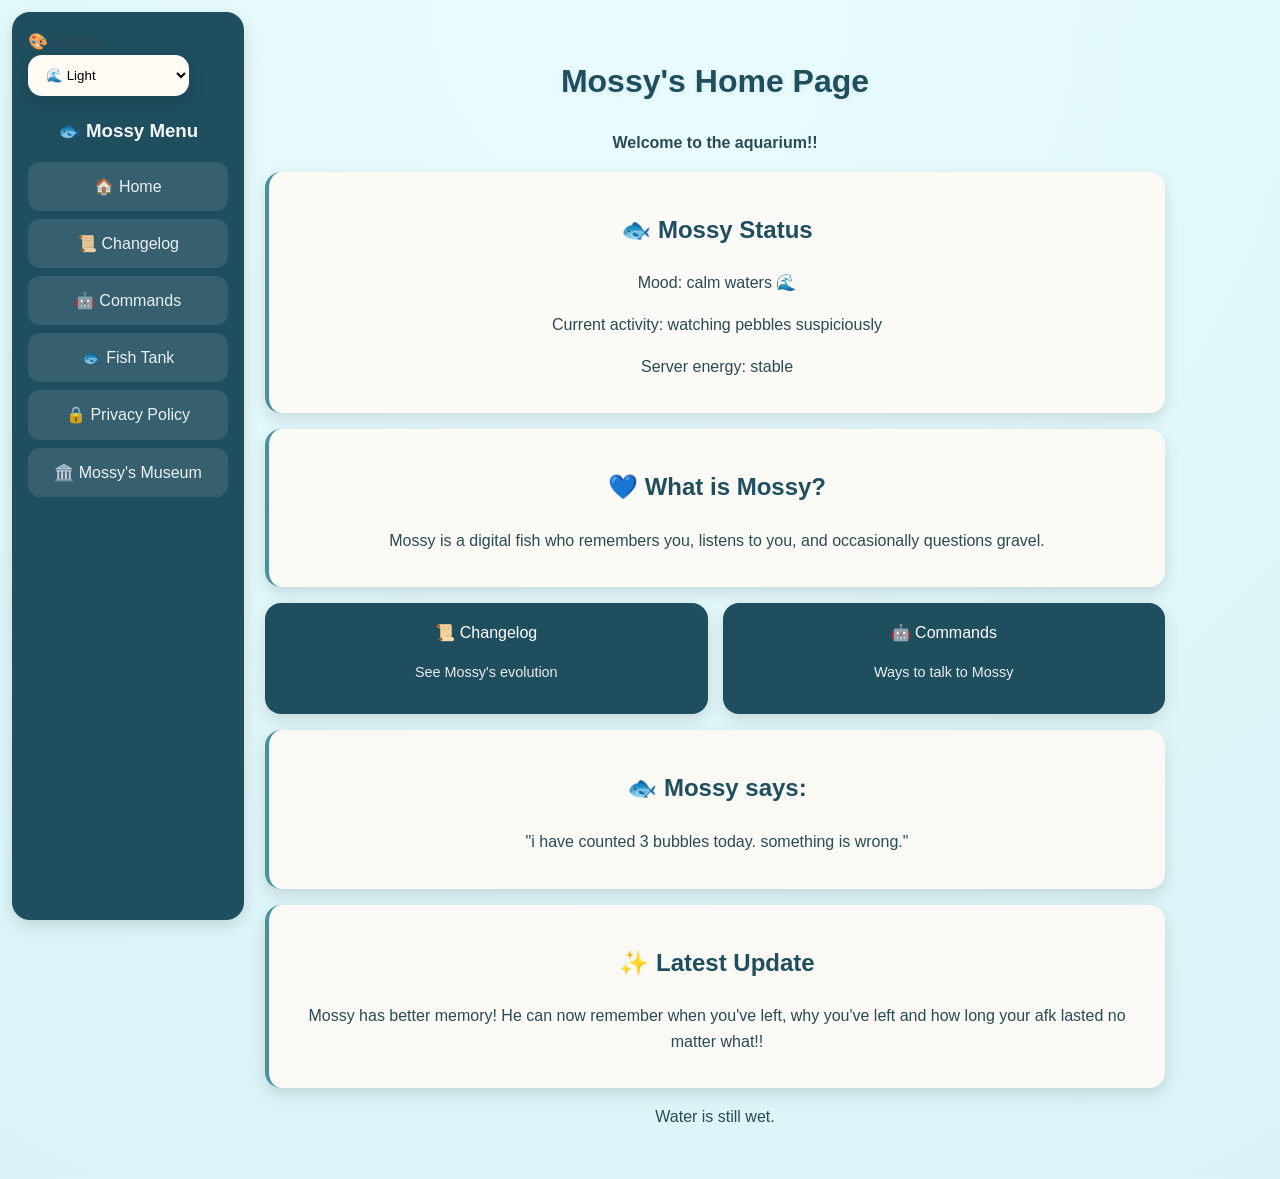
<file: index.html>
<!DOCTYPE html>
<html>

<head>

<meta name="viewport" content="width=device-width, initial-scale=1.0">

<title>Mossy's Home Page 🐟</title>

<link rel="icon" type="image/png" href="mossynap.png">

<link rel="stylesheet" href="style.css">
<script defer src="themes.js"></script>

</head>

<body>

    <!-- 🐟 SIDEBAR -->
    <div class="sidebar">
        <label for="theme-selector"><strong>🎨 Theme</strong></label>

<select id="theme-selector">

    <option value="light">🌊 Light</option>

    <option value="dark">🌃 After Hours</option>

    <option value="whimsical">🌸 Whimsical</option>

    <option value="mad-hatter">🎩 Mad Hatter</option>

    <option value="caramel-fudge">🍫 Caramel Fudge</option>

    <option value="nebula">🌌 Nebula</option>

    <option value="mossy">🌿 Mossy</option>

    <option value="rainbow-mist">🌈 Rainbow Mist</option>

    <option value="pebble">🪨 Pebble</option>

    <option value=hyacinth>🪻 Hyacinth</option>

    <option value=goldenHour>🌇 Golden Hour</option>

    <option value=raspberry>🍓 Raspberry</option>

    <option value=sakura>🌸 Sakura Tree</option>

    <option value=almond>🤎 Almond</option>

    <option value=rowan>🍷 Rowan</option>

</select>
        <h3>🐟 Mossy Menu</h3>
        <a href="index.html">🏠 Home</a>
        <a href="changelog.html">📜 Changelog</a>
        <a href="commands.html">🤖 Commands</a>
        <a href="fishtank.html">🐟 Fish Tank</a>
        <a href="privacy.html">🔒 Privacy Policy</a>
        <a href="museum.html">🏛️ Mossy's Museum</a>
    </div>

    <h1>Mossy's Home Page</h1>
    <p><b>Welcome to the aquarium!!</b></p>

    <div class="panel">
        <h2>🐟 Mossy Status</h2>
        <p>Mood: calm waters 🌊</p>
        <p>Current activity: watching pebbles suspiciously</p>
        <p>Server energy: stable</p>
    </div>

    <div class="panel">
        <h2>💙 What is Mossy?</h2>
        <p>Mossy is a digital fish who remembers you, listens to you, and occasionally questions gravel.</p>
    </div>

    <div class="grid">

        <a href="changelog.html" class="card">
            📜 Changelog
            <p>See Mossy's evolution</p>
        </a>

        <a href="commands.html" class="card">
            🤖 Commands
            <p>Ways to talk to Mossy</p>
        </a>

    </div>

    <div class="panel">
        <h2>🐟 Mossy says:</h2>
        <p>"i have counted 3 bubbles today. something is wrong."</p>
    </div>

    <div class="panel">
        <h2>✨ Latest Update</h2>
        <p>Mossy has better memory! He can now remember when you've left, why you've left and how long your afk lasted no matter what!!</p>
    </div>

    <div class="bubbles">
    <div class="bubble">🫧</div>
    <div class="bubble">🫧</div>
    <div class="bubble">🫧</div>
    <div class="bubble">🫧</div>
</div>

<div class="sakura-petals">
    <span>🌸</span>
    <span>🌸</span>
    <span>🌸</span>
    <span>🌸</span>
    <span>🌸</span>
    <span>🌸</span>
    <span>🌸</span>
    <span>🌸</span>
    <span>🌸</span>
    <span>🌸</span>
    <span>🌸</span>
    <span>🌸</span>
</div>

    <div class="rowan-particles">

    <span></span>
    <span></span>
    <span></span>
    <span></span>
    <span></span>
    <span></span>
    <span></span>
    <span></span>
    <span></span>
    <span></span>
    <span></span>
    <span></span>

</div>

    <div class="mad-hatter-particles">
    <span>🃏</span>
    <span>♠</span>
    <span>♥</span>
    <span>♦</span>
    <span>♣</span>

    <span>♠</span>
    <span>♥</span>
    <span>♦</span>
    <span>♣</span>

    <span>🃏</span>

    <span>♠</span>
    <span>♥</span>
    <span>♦</span>
    <span>♣</span>

    <span>🎩</span>

    <span>♠</span>
    <span>♥</span>
    <span>♦</span>
    <span>♣</span>

    <span>🃏</span>

    <span>🎩</span>
</div>

    <div class="mossy-leaves">
    <span>🍃</span>
    <span>🍃</span>
    <span>🍃</span>
    <span>🍃</span>
    <span>🍃</span>
    <span>🍃</span>
    <span>🍃</span>
    <span>🍂</span>
    <span>🍃</span>
    <span>🍃</span>
    <span>🍂</span>
    <span>🍃</span>
</div>

<img src="snail.png" id="snail">

<script src="snail.js"></script>

    <p id="mossySpeak">Mossy is thinking… 🐟</p>
    
    <script src="thoughts.js"></script>
    
</body>
    
</html>
</file>
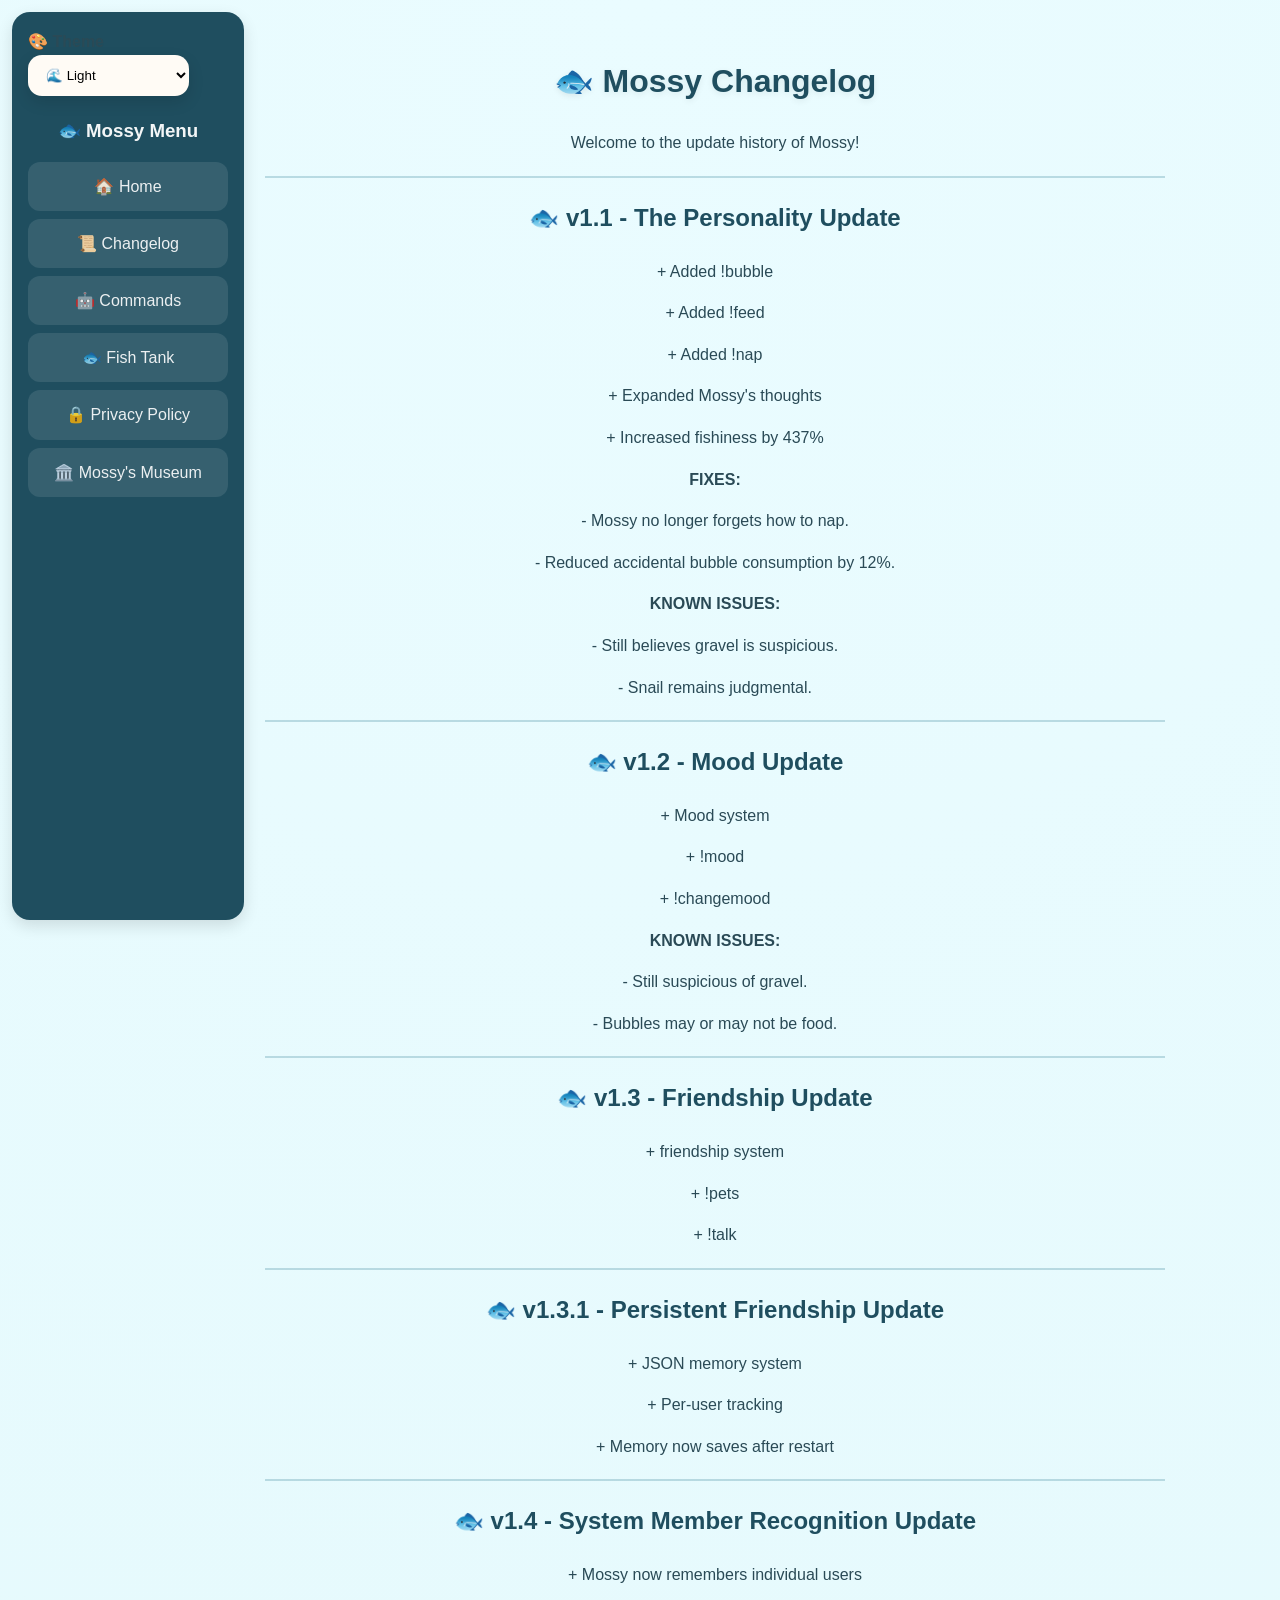
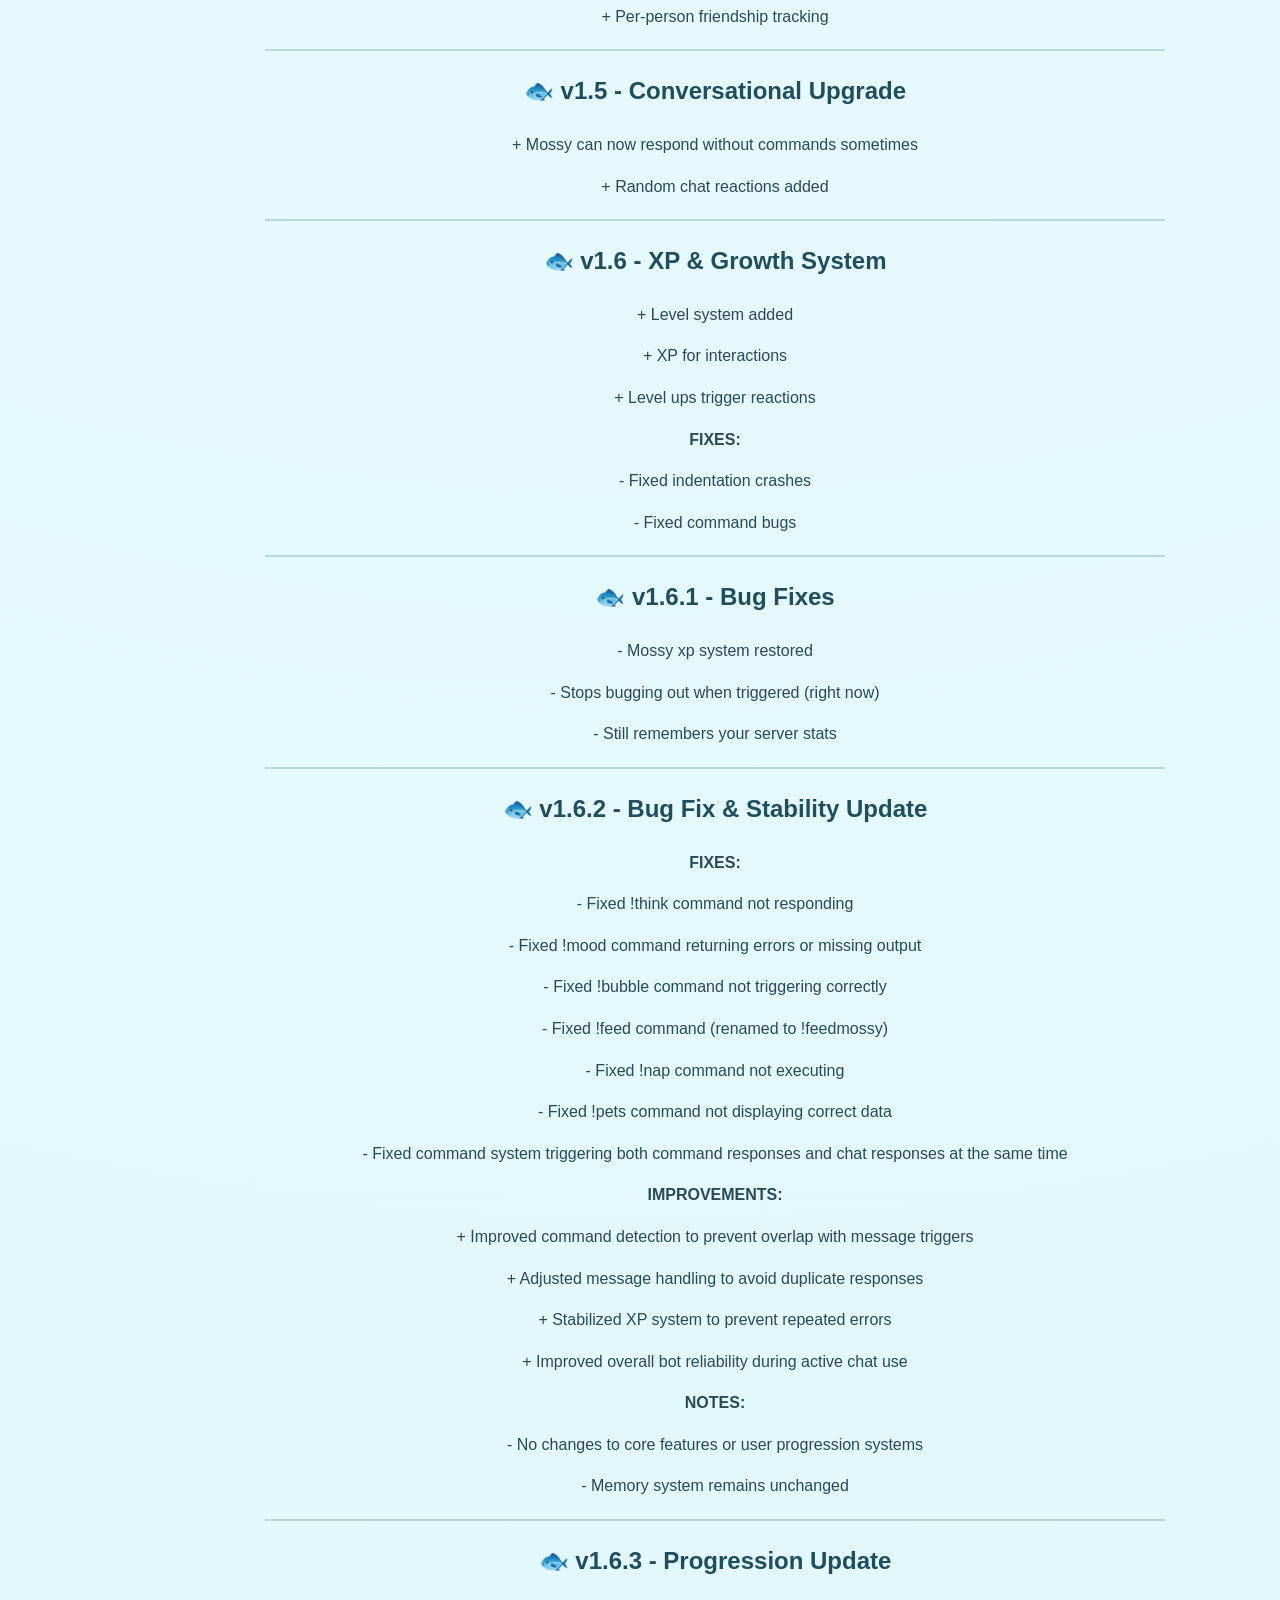
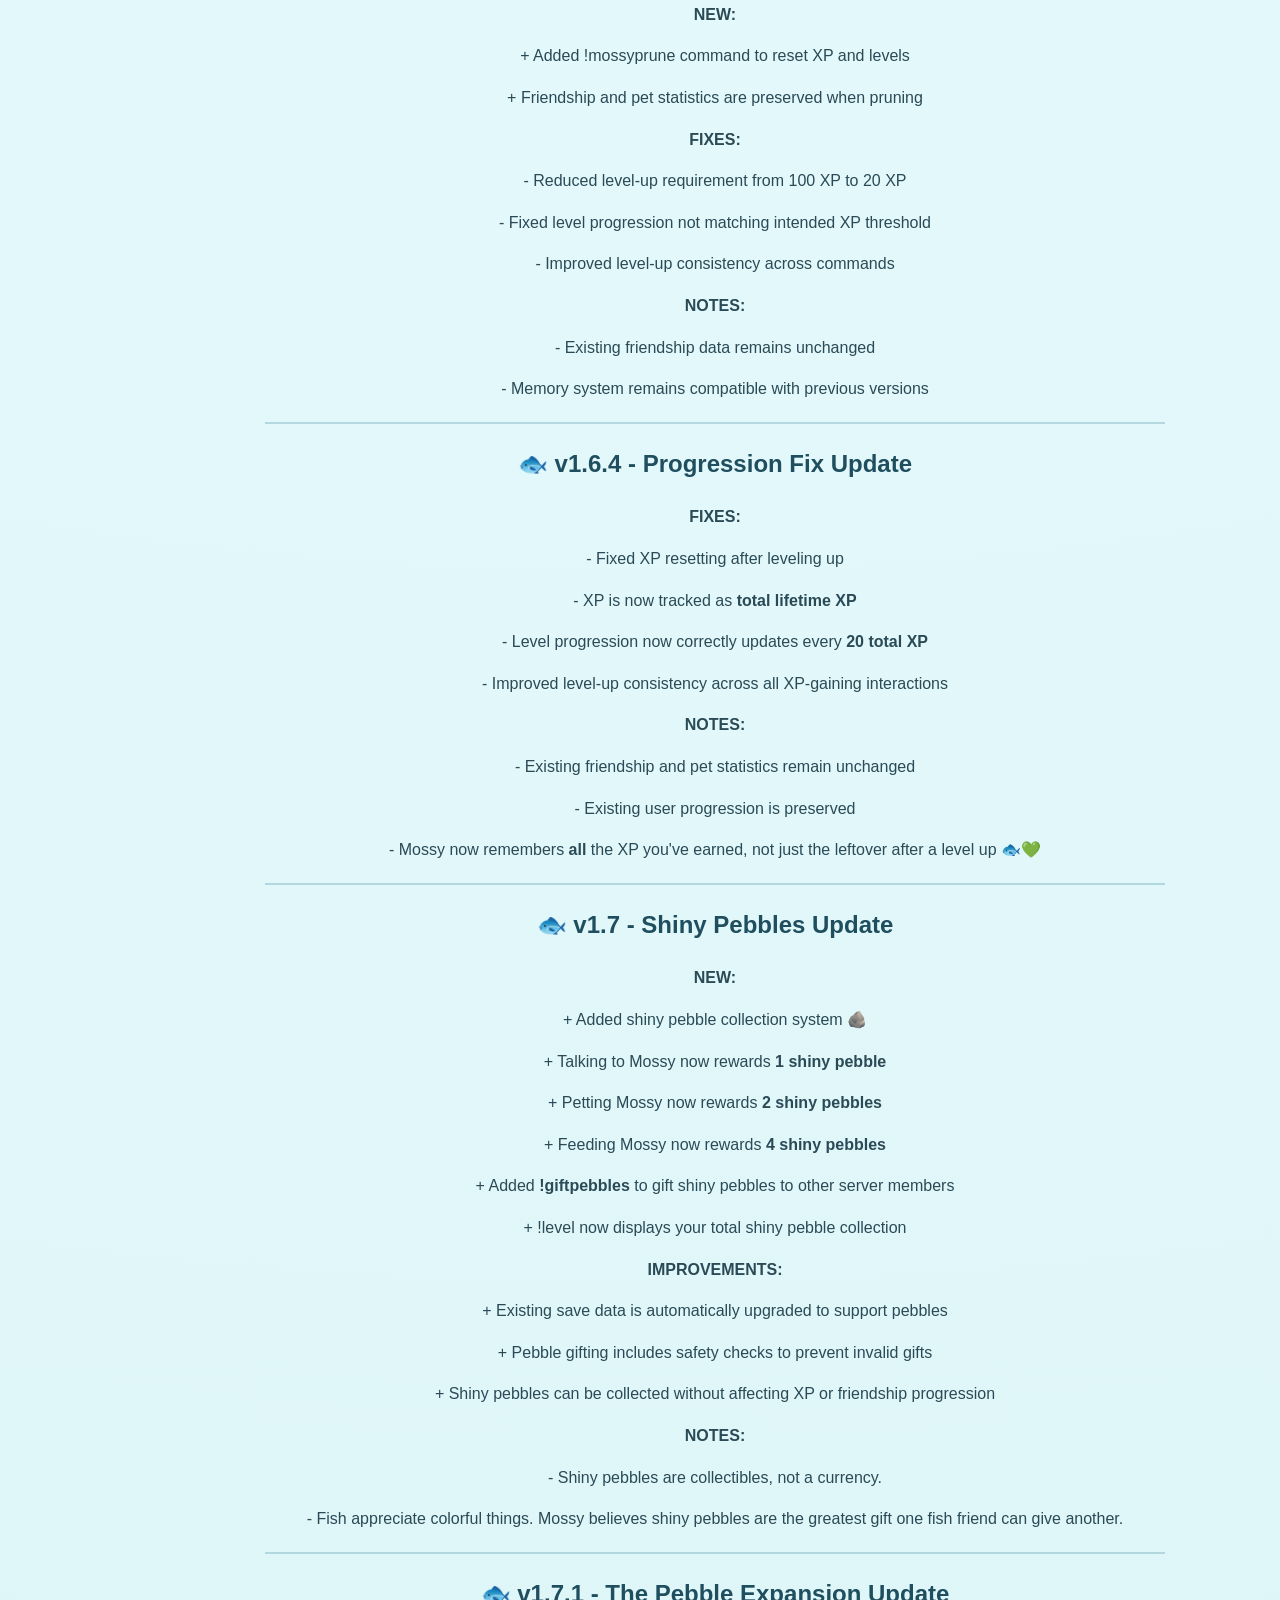
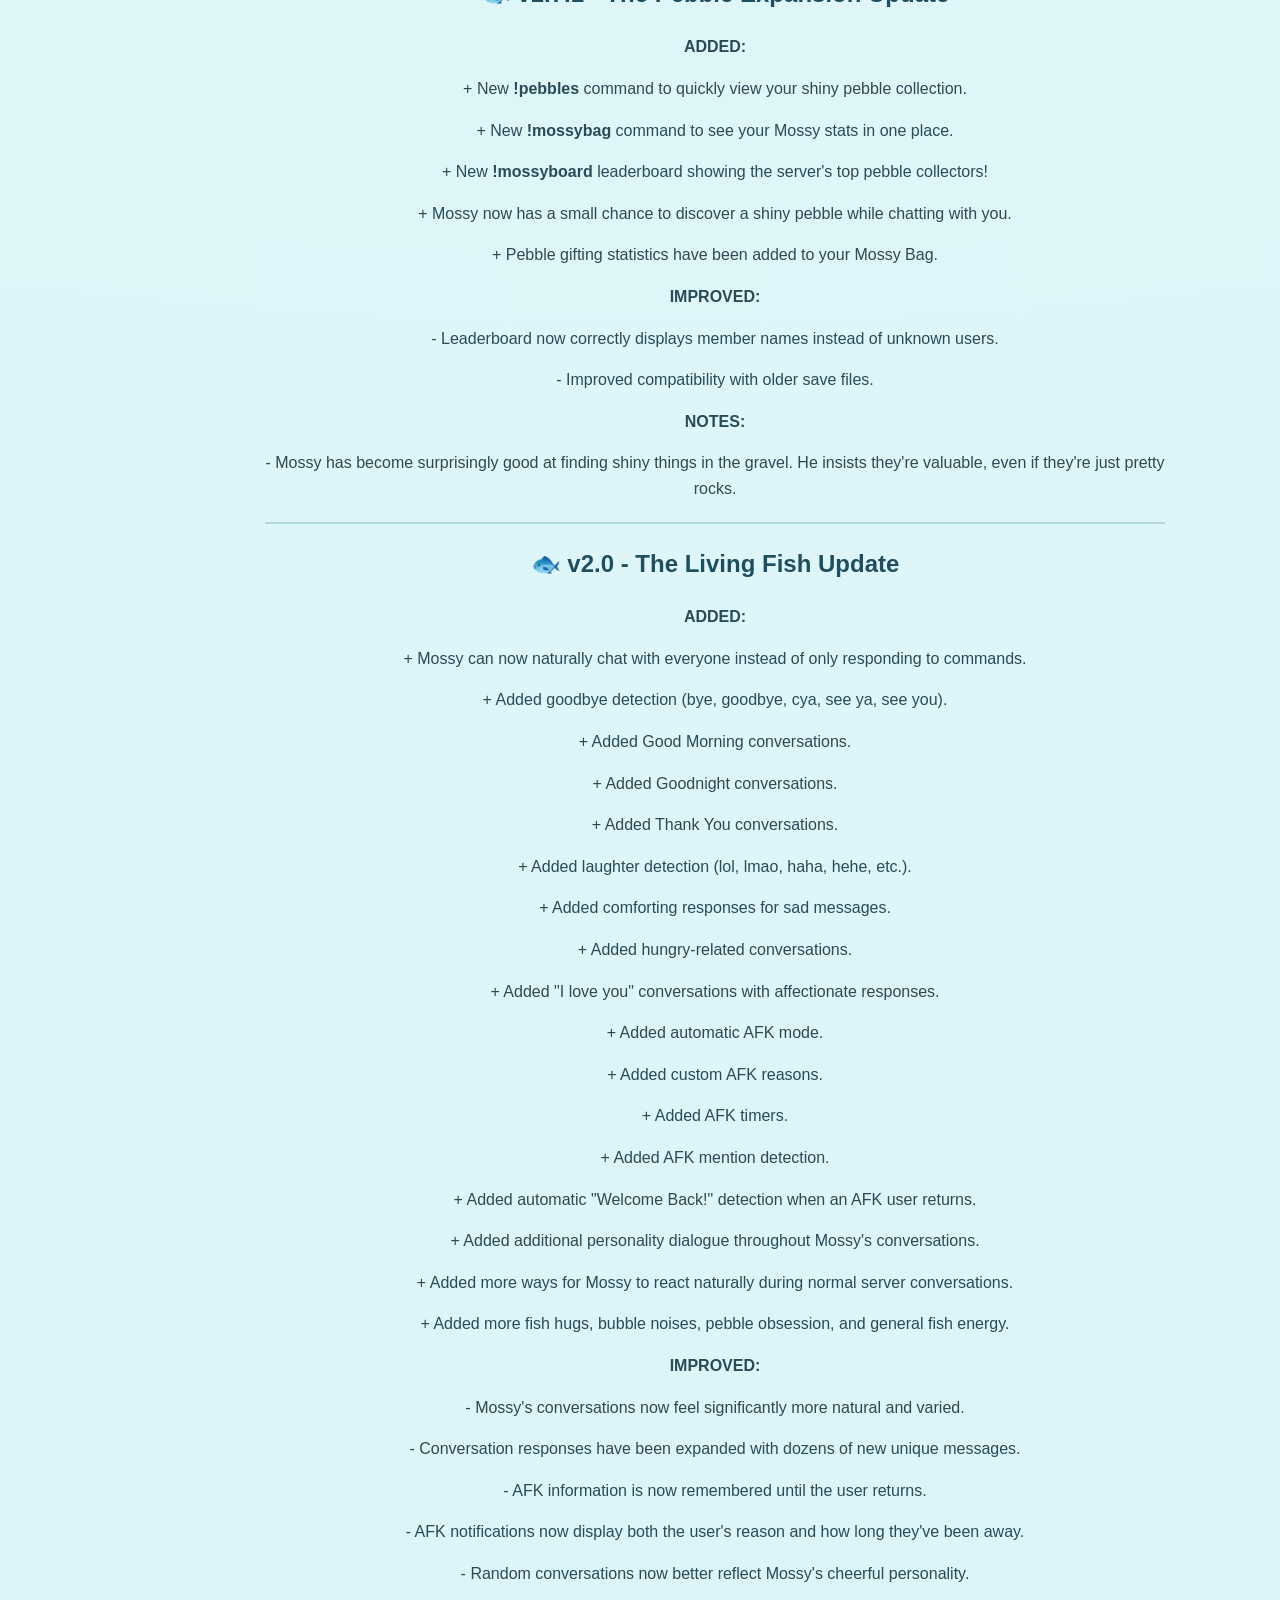
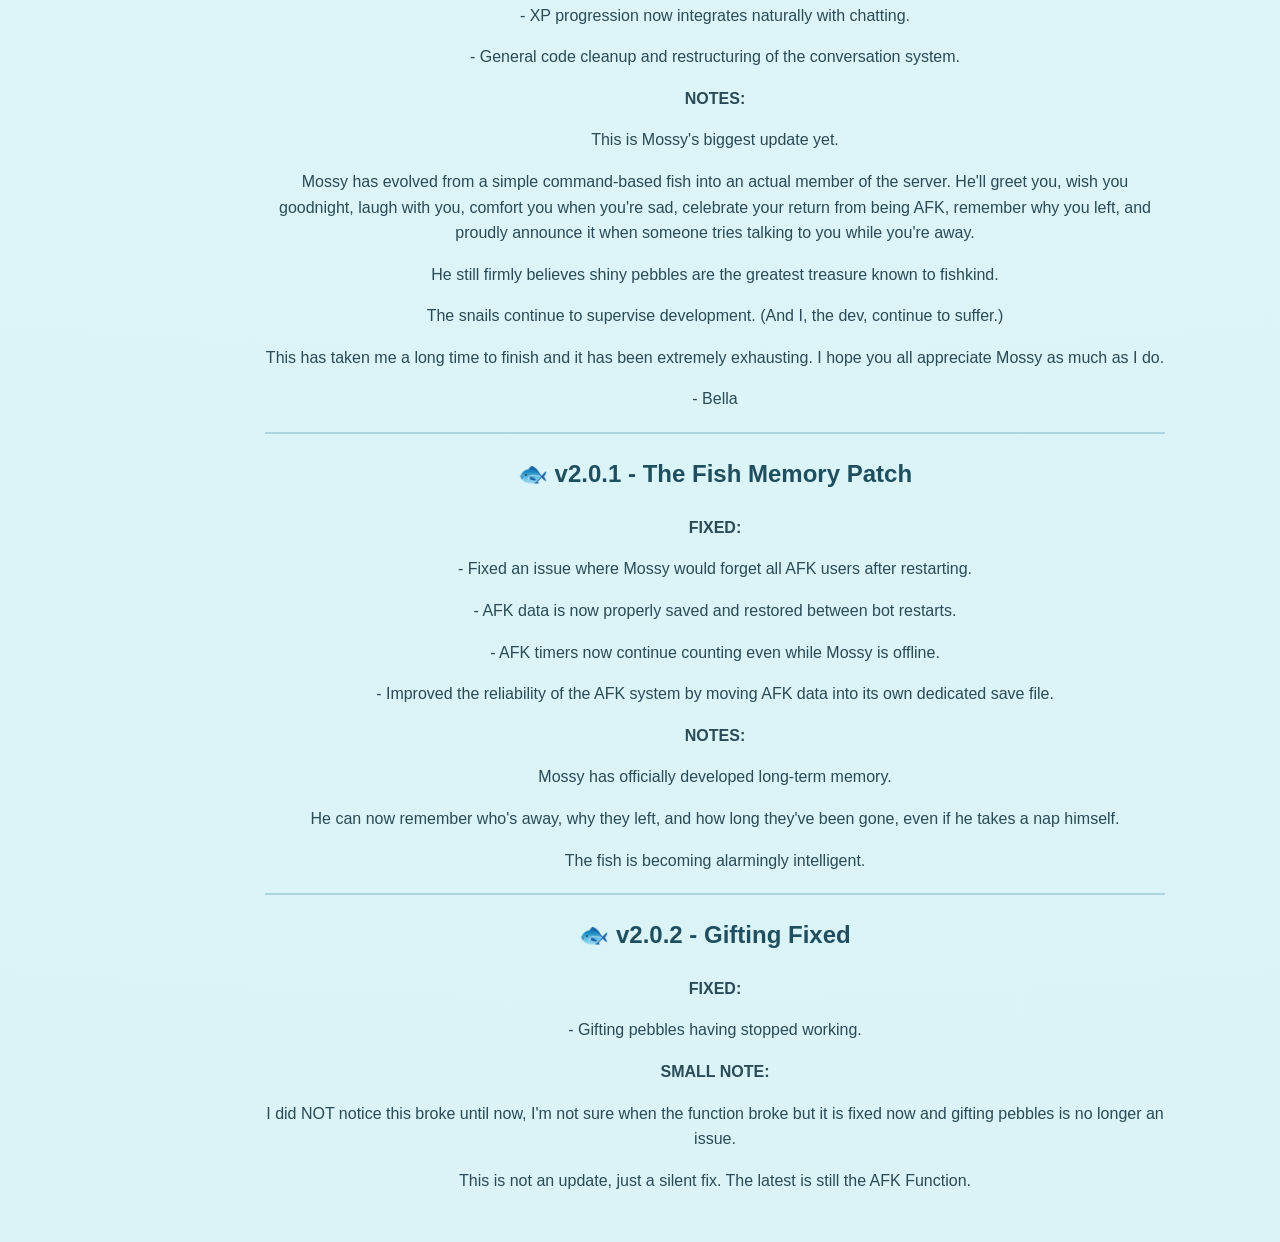
<file: changelog.html>
<!DOCTYPE html>
<html>

<head>

<meta name="viewport" content="width=device-width, initial-scale=1.0">

<title>Mossy's Changelog 🐟</title>

<link rel="icon" type="image/png" href="mossynap.png">

<link rel="stylesheet" href="style.css">
<script defer src="themes.js"></script>

</head>

<body>

    <div class="sidebar">
        <label for="theme-selector"><strong>🎨 Theme</strong></label>

<select id="theme-selector">

    <option value="light">🌊 Light</option>

    <option value="dark">🌃 After Hours</option>

    <option value="whimsical">🌸 Whimsical</option>

    <option value="mad-hatter">🎩 Mad Hatter</option>

    <option value="caramel-fudge">🍫 Caramel Fudge</option>

    <option value="nebula">🌌 Nebula</option>

    <option value="mossy">🌿 Mossy</option>

    <option value="rainbow-mist">🌈 Rainbow Mist</option>

    <option value="pebble">🪨 Pebble</option>

    <option value=hyacinth>🪻 Hyacinth</option>

    <option value=goldenHour>🌇 Golden Hour</option>

    <option value=raspberry>🍓 Raspberry</option>

    <option value=sakura>🌸 Sakura Tree</option>

    <option value=almond>🤎 Almond</option>

    <option value=rowan>🍷 Rowan</option>

</select>
        <h3>🐟 Mossy Menu</h3>

        <a href="index.html">🏠 Home</a>
        <a href="changelog.html">📜 Changelog</a>
        <a href="commands.html">🤖 Commands</a>
        <a href="fishtank.html">🐟 Fish Tank</a>
        <a href="privacy.html">🔒 Privacy Policy</a>
        <a href="museum.html">🏛️ Mossy's Museum</a>
    </div>

    <h1>🐟 Mossy Changelog</h1>

    <p>Welcome to the update history of Mossy!</p>

    <hr>

    <h2>🐟 v1.1 - The Personality Update</h2>
    <p>+ Added !bubble</p>
    <p>+ Added !feed</p>
    <p>+ Added !nap</p>
    <p>+ Expanded Mossy's thoughts</p>
    <p>+ Increased fishiness by 437%</p>

    <p><b>FIXES:</b></p>
    <p>- Mossy no longer forgets how to nap.</p>
    <p>- Reduced accidental bubble consumption by 12%.</p>

    <p><b>KNOWN ISSUES:</b></p>
    <p>- Still believes gravel is suspicious.</p>
    <p>- Snail remains judgmental.</p>

    <hr>

    <h2>🐟 v1.2 - Mood Update</h2>
    <p>+ Mood system</p>
    <p>+ !mood</p>
    <p>+ !changemood</p>

    <p><b>KNOWN ISSUES:</b></p>
    <p>- Still suspicious of gravel.</p>
    <p>- Bubbles may or may not be food.</p>

    <hr>

    <h2>🐟 v1.3 - Friendship Update</h2>
    <p>+ friendship system</p>
    <p>+ !pets</p>
    <p>+ !talk</p>

    <hr>

    <h2>🐟 v1.3.1 - Persistent Friendship Update</h2>
    <p>+ JSON memory system</p>
    <p>+ Per-user tracking</p>
    <p>+ Memory now saves after restart</p>

    <hr>

    <h2>🐟 v1.4 - System Member Recognition Update</h2>
    <p>+ Mossy now remembers individual users</p>
    <p>+ Per-person friendship tracking</p>

    <hr>

    <h2>🐟 v1.5 - Conversational Upgrade</h2>
    <p>+ Mossy can now respond without commands sometimes</p>
    <p>+ Random chat reactions added</p>

    <hr>

    <h2>🐟 v1.6 - XP & Growth System</h2>
    <p>+ Level system added</p>
    <p>+ XP for interactions</p>
    <p>+ Level ups trigger reactions</p>

    <p><b>FIXES:</b></p>
    <p>- Fixed indentation crashes</p>
    <p>- Fixed command bugs</p>

    <hr>

    <h2>🐟 v1.6.1 - Bug Fixes</h2>
    <p>- Mossy xp system restored</p>
    <p>- Stops bugging out when triggered (right now)</p>
    <p>- Still remembers your server stats</p>

    <hr>

    <h2>🐟 v1.6.2 - Bug Fix & Stability Update</h2>
    
    <p><b>FIXES:</b></p>
    <p>- Fixed !think command not responding</p>
    <p>- Fixed !mood command returning errors or missing output</p>
    <p>- Fixed !bubble command not triggering correctly</p>
    <p>- Fixed !feed command (renamed to !feedmossy)</p>
    <p>- Fixed !nap command not executing</p>
    <p>- Fixed !pets command not displaying correct data</p>
    <p>- Fixed command system triggering both command responses and chat responses at the same time
</p>
    
    <p><b>IMPROVEMENTS:</b></p>
    <p>+ Improved command detection to prevent overlap with message triggers</p>
    <p>+ Adjusted message handling to avoid duplicate responses</p>
    <p>+ Stabilized XP system to prevent repeated errors</p>
    <p>+ Improved overall bot reliability during active chat use</p>

    <p><b>NOTES:</b></p>
    <p>- No changes to core features or user progression systems</p>
    <p>- Memory system remains unchanged</p>

    <hr>

    <h2>🐟 v1.6.3 - Progression Update</h2>

    <p><b>NEW:</b></p>
    <p>+ Added !mossyprune command to reset XP and levels</p>
    <p>+ Friendship and pet statistics are preserved when pruning</p>

    <p><b>FIXES:</b></p>
    <p>- Reduced level-up requirement from 100 XP to 20 XP</p>
    <p>- Fixed level progression not matching intended XP threshold</p>
    <p>- Improved level-up consistency across commands
</p>
    <p><b>NOTES:</b></p>
    <p>- Existing friendship data remains unchanged</p>
    <p>- Memory system remains compatible with previous versions</p>

    <hr>

    <h2>🐟 v1.6.4 - Progression Fix Update</h2>
    
    <p><b>FIXES:</b></p>
    <p>- Fixed XP resetting after leveling up</p>
    <p>- XP is now tracked as <b>total lifetime XP</b></p>
    <p>- Level progression now correctly updates every <b>20 total XP</b></p>
    <p>- Improved level-up consistency across all XP-gaining interactions</p>

    <p><b>NOTES:</b></p>
    <p>- Existing friendship and pet statistics remain unchanged</p>
    <p>- Existing user progression is preserved</p>
    <p>- Mossy now remembers <b>all</b> the XP you've earned, not just the leftover after a level up 🐟💚</p>

    <hr>

    <h2>🐟 v1.7 - Shiny Pebbles Update</h2>

    <p><b>NEW:</b></p>
    <p>+ Added shiny pebble collection system 🪨</p>
    <p>+ Talking to Mossy now rewards <b>1 shiny pebble</b></p>
    <p>+ Petting Mossy now rewards <b>2 shiny pebbles</b></p>
    <p>+ Feeding Mossy now rewards <b>4 shiny pebbles</b></p>
    <p>+ Added <b>!giftpebbles</b> to gift shiny pebbles to other server members</p>
    <p>+ !level now displays your total shiny pebble collection</p>

    <p><b>IMPROVEMENTS:</b></p>
    <p>+ Existing save data is automatically upgraded to support pebbles</p>
    <p>+ Pebble gifting includes safety checks to prevent invalid gifts</p>
    <p>+ Shiny pebbles can be collected without affecting XP or friendship progression</p>

    <p><b>NOTES:</b></p>
    <p>- Shiny pebbles are collectibles, not a currency.</p>
    <p>- Fish appreciate colorful things. Mossy believes shiny pebbles are the greatest gift one fish friend can give another.</p>

    <hr>

    <h2>🐟 v1.7.1 - The Pebble Expansion Update</h2>

    <p><b>ADDED:</b></p>
    <p>+ New <b>!pebbles</b> command to quickly view your shiny pebble collection.</p>
    <p>+ New <b>!mossybag</b> command to see your Mossy stats in one place.</p>
    <p>+ New <b>!mossyboard</b> leaderboard showing the server's top pebble collectors!</p>
    <p>+ Mossy now has a small chance to discover a shiny pebble while chatting with you.</p>
    <p>+ Pebble gifting statistics have been added to your Mossy Bag.</p>

    <p><b>IMPROVED:</b></p>
    <p>- Leaderboard now correctly displays member names instead of unknown users.</p>
    <p>- Improved compatibility with older save files.</p>

    <p><b>NOTES:</b></p>
    <p>- Mossy has become surprisingly good at finding shiny things in the gravel.
        He insists they're valuable, even if they're just pretty rocks.</p>

    <hr>

    <h2>🐟 v2.0 - The Living Fish Update</h2>
    
    <p><b>ADDED:</b></p>
    <p>+ Mossy can now naturally chat with everyone instead of only responding to commands.</p>
    <p>+ Added goodbye detection (bye, goodbye, cya, see ya, see you).</p>
    <p>+ Added Good Morning conversations.</p>
    <p>+ Added Goodnight conversations.</p>
    <p>+ Added Thank You conversations.</p>
    <p>+ Added laughter detection (lol, lmao, haha, hehe, etc.).</p>
    <p>+ Added comforting responses for sad messages.</p>
    <p>+ Added hungry-related conversations.</p>
    <p>+ Added "I love you" conversations with affectionate responses.</p>
    <p>+ Added automatic AFK mode.</p>
    <p>+ Added custom AFK reasons.</p>
    <p>+ Added AFK timers.</p>
    <p>+ Added AFK mention detection.</p>
    <p>+ Added automatic "Welcome Back!" detection when an AFK user returns.</p>
    <p>+ Added additional personality dialogue throughout Mossy's conversations.</p>
    <p>+ Added more ways for Mossy to react naturally during normal server conversations.</p>
    <p>+ Added more fish hugs, bubble noises, pebble obsession, and general fish energy.</p>

    <p><b>IMPROVED:</b></p>
    <p>- Mossy's conversations now feel significantly more natural and varied.</p>
    <p>- Conversation responses have been expanded with dozens of new unique messages.</p>
    <p>- AFK information is now remembered until the user returns.</p>
    <p>- AFK notifications now display both the user's reason and how long they've been away.</p>
    <p>- Random conversations now better reflect Mossy's cheerful personality.</p>
    <p>- XP progression now integrates naturally with chatting.</p>
    <p>- General code cleanup and restructuring of the conversation system.</p>

    <p><b>NOTES:</b></p>

    <p>This is Mossy's biggest update yet.</p>

    <p>Mossy has evolved from a simple command-based fish into an actual member of the server. 
        He'll greet you, wish you goodnight, laugh with you, comfort you when you're sad, 
        celebrate your return from being AFK, remember why you left, 
        and proudly announce it when someone tries talking to you while you're away.</p>

    <p>He still firmly believes shiny pebbles are the greatest treasure known to fishkind.</p>

    <p>The snails continue to supervise development.
       (And I, the dev, continue to suffer.)</p>

    <p>This has taken me a long time to finish and it has been extremely exhausting. I hope you all appreciate Mossy as much as I do.</p>
    
    <p>- Bella</p>

    <hr>

    <h2>🐟 v2.0.1 - The Fish Memory Patch</h2>

    <p><b>FIXED:</b></p>
    <p>- Fixed an issue where Mossy would forget all AFK users after restarting.</p>
    <p>- AFK data is now properly saved and restored between bot restarts.</p>
    <p>- AFK timers now continue counting even while Mossy is offline.</p>
    <p>- Improved the reliability of the AFK system by moving AFK data into its own dedicated save file.</p>

    <p><b>NOTES:</b></p>

    <p>Mossy has officially developed long-term memory.</p>

    <p>He can now remember who's away, why they left, and how long they've been gone, even if he takes a nap himself.</p>

    <p>The fish is becoming alarmingly intelligent.</p>

    <hr>

    <h2>🐟 v2.0.2 - Gifting Fixed</h2>

    <p><b>FIXED:</b></p>
    <p>- Gifting pebbles having stopped working.</p>

    <p><b>SMALL NOTE:</b></p>

    <p>I did NOT notice this broke until now, I'm not sure when the function broke but it is fixed now and gifting pebbles is no longer an issue.</p>
    <p>This is not an update, just a silent fix. The latest is still the AFK Function.</p>
    
 <img src="snail.png" id="snail">

<script src="snail.js"></script>

</body>

</html>
</file>
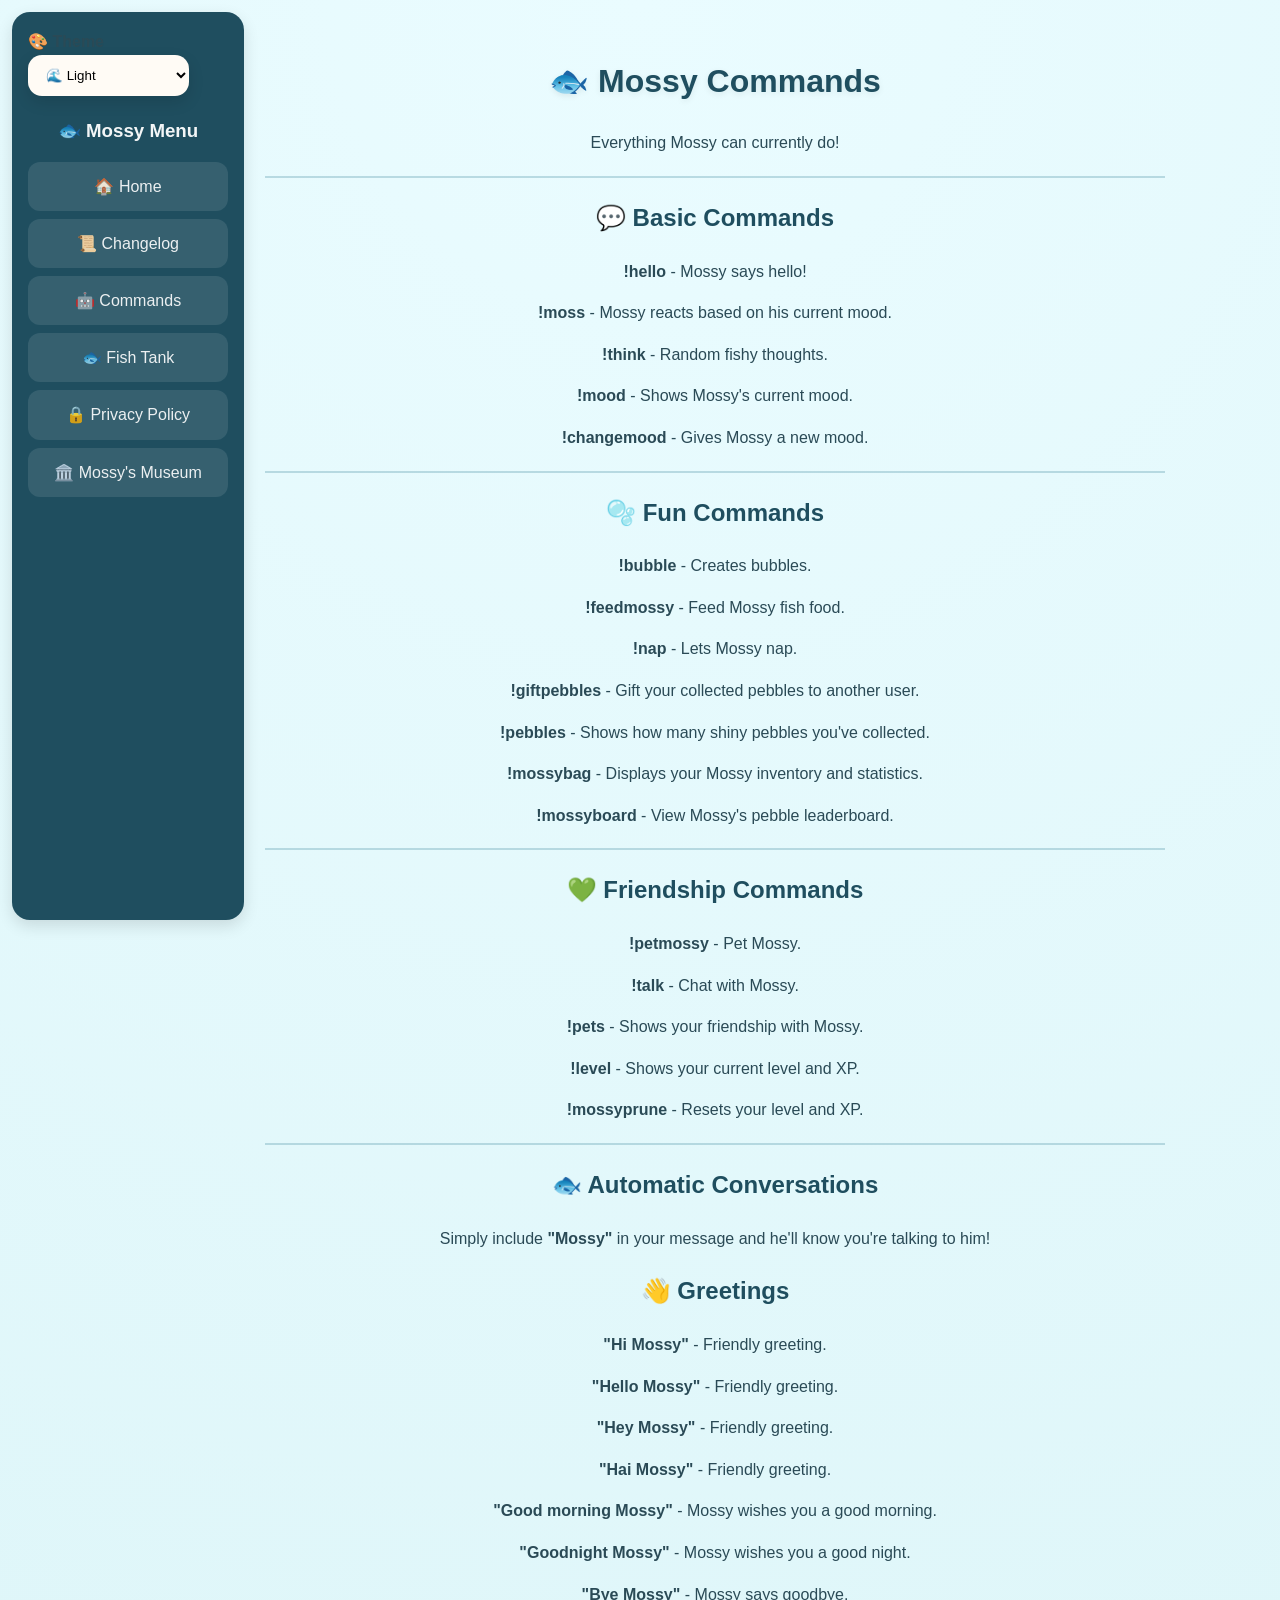
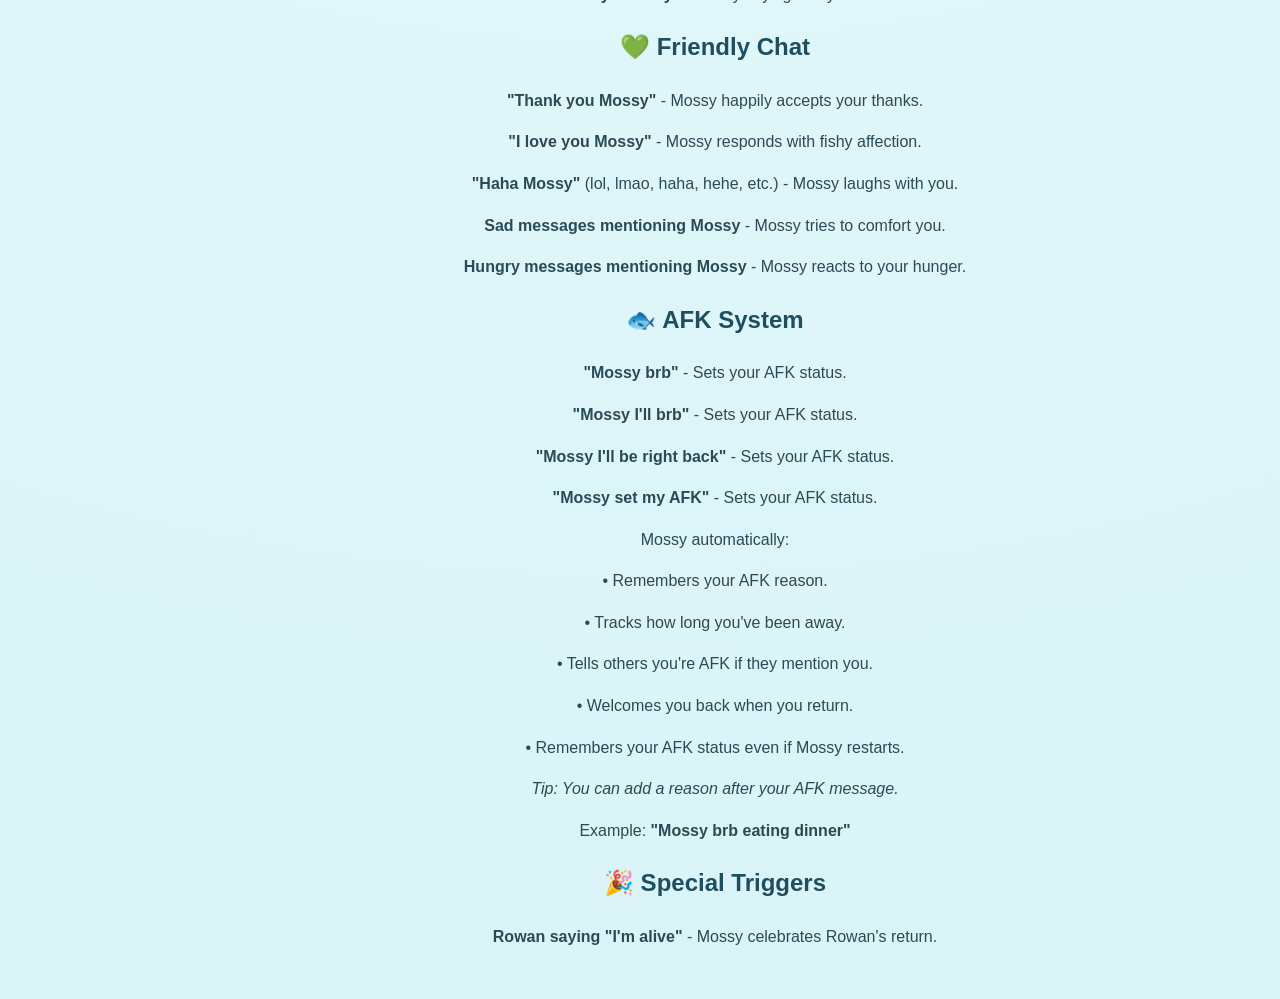
<file: commands.html>
<!DOCTYPE html>
<html>

<head>

<meta name="viewport" content="width=device-width, initial-scale=1.0">

<title>Mossy's Commands🐟</title>

<link rel="icon" type="image/png" href="mossynap.png">

<link rel="stylesheet" href="style.css">
<script defer src="themes.js"></script>

</head>

<body>

    <div class="sidebar">
        <label for="theme-selector"><strong>🎨 Theme</strong></label>

<select id="theme-selector">

    <option value="light">🌊 Light</option>

    <option value="dark">🌃 After Hours</option>

    <option value="whimsical">🌸 Whimsical</option>

    <option value="mad-hatter">🎩 Mad Hatter</option>

    <option value="caramel-fudge">🍫 Caramel Fudge</option>

    <option value="nebula">🌌 Nebula</option>

    <option value="mossy">🌿 Mossy</option>

    <option value="rainbow-mist">🌈 Rainbow Mist</option>

    <option value="pebble">🪨 Pebble</option>

    <option value=hyacinth>🪻 Hyacinth</option>

    <option value=goldenHour>🌇 Golden Hour</option>

    <option value=raspberry>🍓 Raspberry</option>

    <option value=sakura>🌸 Sakura Tree</option>

    <option value=almond>🤎 Almond</option>

    <option value=rowan>🍷 Rowan</option>
    
</select>
        <h3>🐟 Mossy Menu</h3>

        <a href="index.html">🏠 Home</a>
        <a href="changelog.html">📜 Changelog</a>
        <a href="commands.html">🤖 Commands</a>
        <a href="fishtank.html">🐟 Fish Tank</a>
        <a href="privacy.html">🔒 Privacy Policy</a>
        <a href="museum.html">🏛️ Mossy's Museum</a>
    </div>

<h1>🐟 Mossy Commands</h1>

<p>Everything Mossy can currently do!</p>

<hr>

<h2>💬 Basic Commands</h2>

<p><b>!hello</b> - Mossy says hello!</p>
<p><b>!moss</b> - Mossy reacts based on his current mood.</p>
<p><b>!think</b> - Random fishy thoughts.</p>
<p><b>!mood</b> - Shows Mossy's current mood.</p>
<p><b>!changemood</b> - Gives Mossy a new mood.</p>

<hr>

<h2>🫧 Fun Commands</h2>

<p><b>!bubble</b> - Creates bubbles.</p>
<p><b>!feedmossy</b> - Feed Mossy fish food.</p>
<p><b>!nap</b> - Lets Mossy nap.</p>
<p><b>!giftpebbles</b> - Gift your collected pebbles to another user.</p>
<p><b>!pebbles</b> - Shows how many shiny pebbles you've collected.</p>
<p><b>!mossybag</b> - Displays your Mossy inventory and statistics.</p>
<p><b>!mossyboard</b> - View Mossy's pebble leaderboard.</p>

<hr>

<h2>💚 Friendship Commands</h2>

<p><b>!petmossy</b> - Pet Mossy.</p>
<p><b>!talk</b> - Chat with Mossy.</p>
<p><b>!pets</b> - Shows your friendship with Mossy.</p>
<p><b>!level</b> - Shows your current level and XP.</p>
<p><b>!mossyprune</b> - Resets your level and XP.</p>

<hr>

<h2>🐟 Automatic Conversations</h2>

<p>Simply include <b>"Mossy"</b> in your message and he'll know you're talking to him!</p>

         <h2>👋 Greetings</h2>

<p><b>"Hi Mossy"</b> - Friendly greeting.</p>
<p><b>"Hello Mossy"</b> - Friendly greeting.</p>
<p><b>"Hey Mossy"</b> - Friendly greeting.</p>
<p><b>"Hai Mossy"</b> - Friendly greeting.</p>
<p><b>"Good morning Mossy"</b> - Mossy wishes you a good morning.</p>
<p><b>"Goodnight Mossy"</b> - Mossy wishes you a good night.</p>
<p><b>"Bye Mossy"</b> - Mossy says goodbye.</p>

        <h2>💚 Friendly Chat</h2>

<p><b>"Thank you Mossy"</b> - Mossy happily accepts your thanks.</p>
<p><b>"I love you Mossy"</b> - Mossy responds with fishy affection.</p>
<p><b>"Haha Mossy"</b> (lol, lmao, haha, hehe, etc.) - Mossy laughs with you.</p>
<p><b>Sad messages mentioning Mossy</b> - Mossy tries to comfort you.</p>
<p><b>Hungry messages mentioning Mossy</b> - Mossy reacts to your hunger.</p>

        <h2>🐟 AFK System</h2>

<p><b>"Mossy brb"</b> - Sets your AFK status.</p>
<p><b>"Mossy I'll brb"</b> - Sets your AFK status.</p>
<p><b>"Mossy I'll be right back"</b> - Sets your AFK status.</p>
<p><b>"Mossy set my AFK"</b> - Sets your AFK status.</p>

        <p>Mossy automatically:</p>

<p>• Remembers your AFK reason.</p>
<p>• Tracks how long you've been away.</p>
<p>• Tells others you're AFK if they mention you.</p>
<p>• Welcomes you back when you return.</p>
<p>• Remembers your AFK status even if Mossy restarts.</p>

<p><i>Tip: You can add a reason after your AFK message.</i></p>

<p>Example: <b>"Mossy brb eating dinner"</b></p>

        <h2>🎉 Special Triggers</h2>

<p><b>Rowan saying "I'm alive"</b> - Mossy celebrates Rowan's return.</p>


<img src="snail.png" id="snail">

<script src="snail.js"></script>

</body>

</html>
</file>
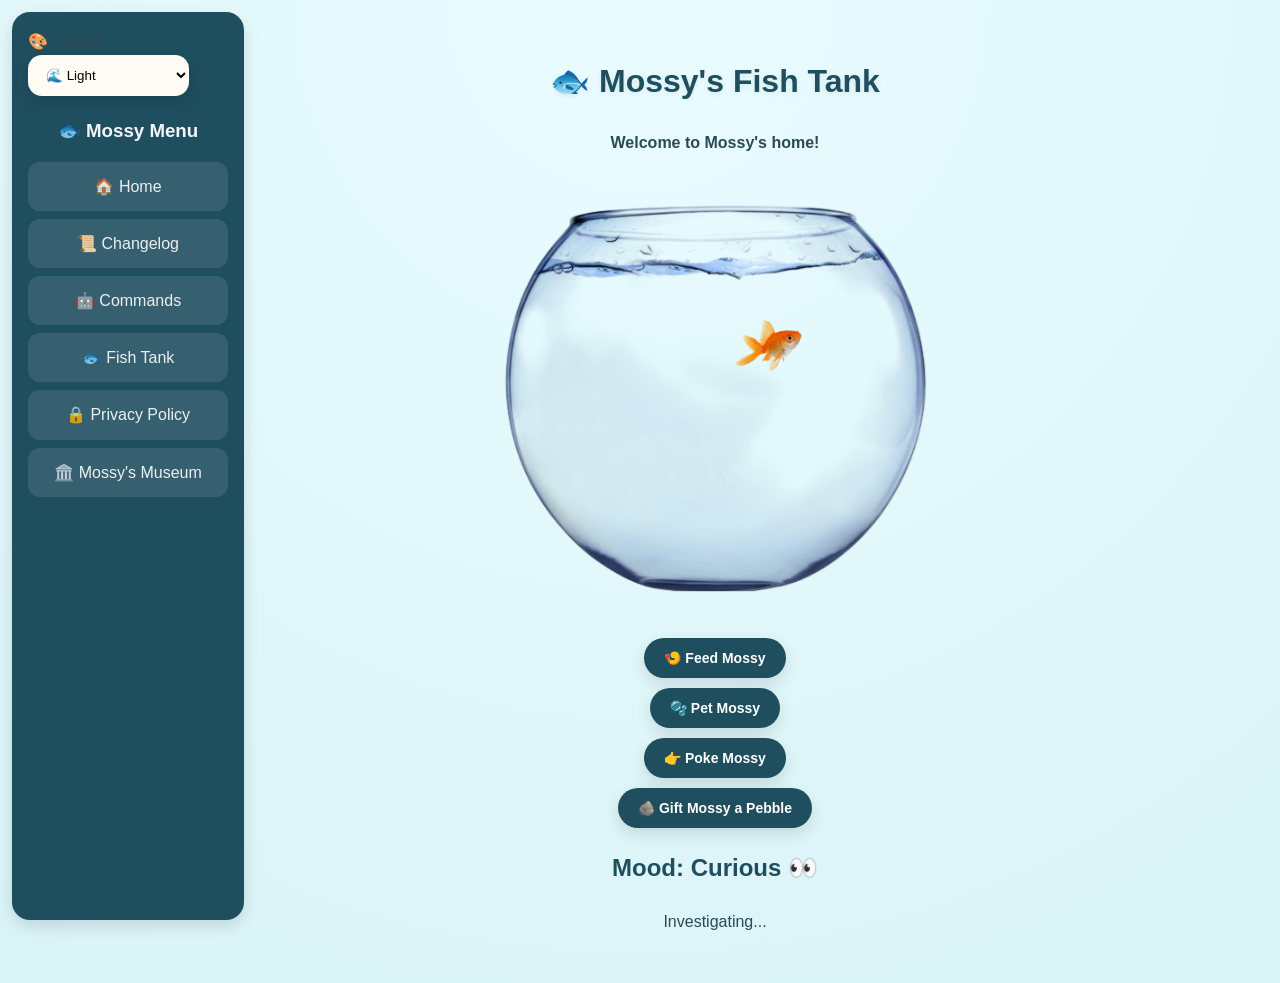
<file: fishtank.html>
<!DOCTYPE html>
<html>

<head>

<meta name="viewport" content="width=device-width, initial-scale=1.0">

<title>Mossy's Fish Tank 🐟</title>

<link rel="icon" type="image/png" href="mossynap.png">

<link rel="stylesheet" href="style.css">
<script defer src="themes.js"></script>

</head>

<body>

<div class="sidebar">
    <label for="theme-selector"><strong>🎨 Theme</strong></label>

<select id="theme-selector">

    <option value="light">🌊 Light</option>

    <option value="dark">🌃 After Hours</option>

    <option value="whimsical">🌸 Whimsical</option>

    <option value="mad-hatter">🎩 Mad Hatter</option>

    <option value="caramel-fudge">🍫 Caramel Fudge</option>

    <option value="mossy">🌿 Mossy</option>

    <option value="rainbow-mist">🌈 Rainbow Mist</option>

    <option value="pebble">🪨 Pebble</option>

    <option value=hyacinth>🪻 Hyacinth</option>

    <option value=goldenHour>🌇 Golden Hour</option>

    <option value=raspberry>🍓 Raspberry</option>

    <option value=sakura>🌸 Sakura Tree</option>

    <option value=almond>🤎 Almond</option>

    <option value=rowan>🍷 Rowan</option>

</select>
    <h3>🐟 Mossy Menu</h3>

    <a href="index.html">🏠 Home</a>
    <a href="changelog.html">📜 Changelog</a>
    <a href="commands.html">🤖 Commands</a>
    <a href="fishtank.html">🐟 Fish Tank</a>
    <a href="privacy.html">🔒 Privacy Policy</a>
    <a href="museum.html">🏛️ Mossy's Museum</a>
</div>

<h1>🐟 Mossy's Fish Tank</h1>

<p><b>Welcome to Mossy's home!</b></p>

<div class="tank">

    <img src="mossybowl.png" class="bowl">

    <img src="mossystare.png" class="mossy">

</div>

<button onclick="feedMossy()">🍤 Feed Mossy</button>

<button onclick="petMossy()">🫧 Pet Mossy</button>

<button onclick="pokeMossy()">👉 Poke Mossy</button>

<button onclick="giftPebble()">🪨 Gift Mossy a Pebble</button>

<p id="feedText"></p>

<h2 id="mood">Mood: Calm 🌊</h2>

<p id="mossySpeak"></p>

<img src="snail.png" id="snail">

    <script src="fishtank.js"></script>

<script src="snail.js"></script>
    
</body>

</html>
</file>
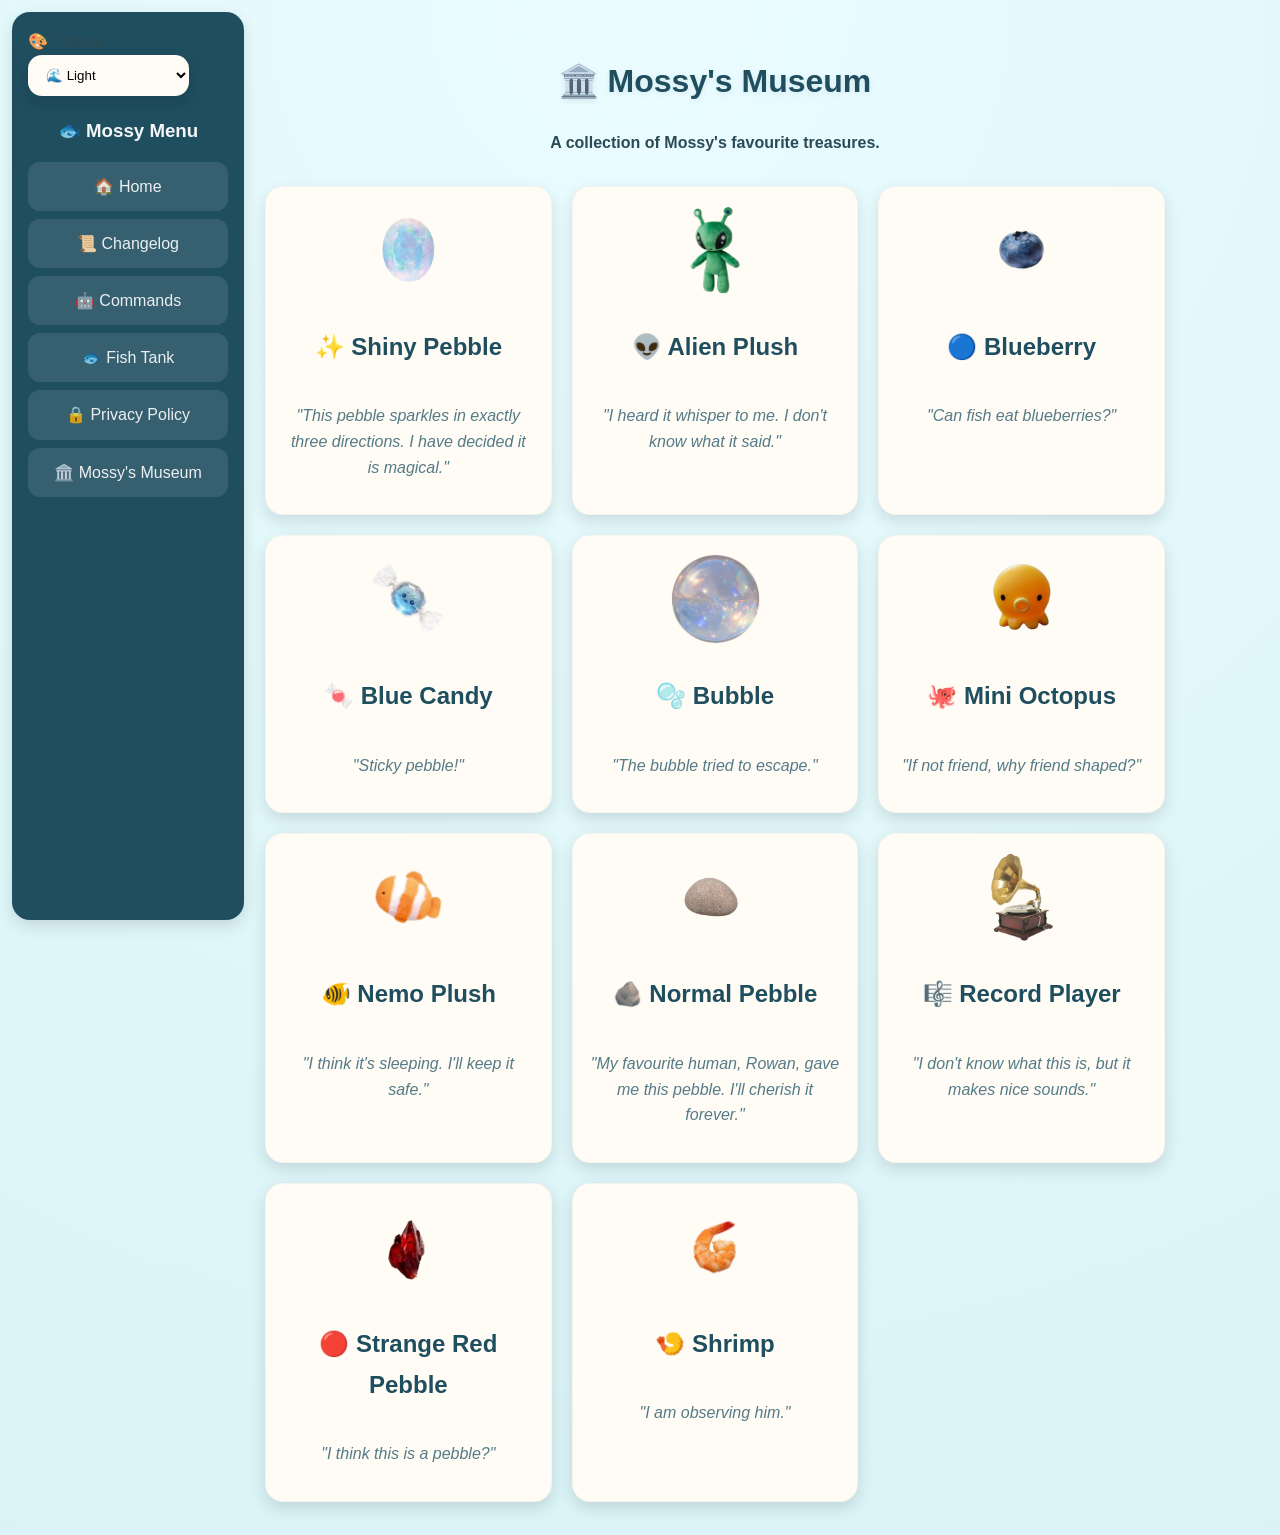
<file: museum.html>
<!DOCTYPE html>
<html>

<head>

<meta name="viewport" content="width=device-width, initial-scale=1.0">

<title>Mossy's Museum 🏛️</title>

<link rel="icon" href="mossynap.png">

<link rel="stylesheet" href="style.css">
<link rel="stylesheet" href="museum.css">
<script defer src="themes.js"></script>

</head>

<body>

<div class="sidebar">
    <label for="theme-selector"><strong>🎨 Theme</strong></label>

<select id="theme-selector">

    <option value="light">🌊 Light</option>

    <option value="dark">🌃 After Hours</option>

    <option value="whimsical">🌸 Whimsical</option>

    <option value="mad-hatter">🎩 Mad Hatter</option>

    <option value="caramel-fudge">🍫 Caramel Fudge</option>

    <option value="nebula">🌌 Nebula</option>

    <option value="mossy">🌿 Mossy</option>

    <option value="rainbow-mist">🌈 Rainbow Mist</option>

    <option value="pebble">🪨 Pebble</option>

    <option value=hyacinth>🪻 Hyacinth</option>

    <option value=goldenHour>🌇 Golden Hour</option>

    <option value=raspberry>🍓 Raspberry</option>

    <option value=sakura>🌸 Sakura Tree</option>

    <option value=almond>🤎 Almond</option>

    <option value=rowan>🍷 Rowan</option>

</select>
    <h3>🐟 Mossy Menu</h3>

    <a href="index.html">🏠 Home</a>
    <a href="changelog.html">📜 Changelog</a>
    <a href="commands.html">🤖 Commands</a>
    <a href="fishtank.html">🐟 Fish Tank</a>
    <a href="privacy.html">🔒 Privacy Policy</a>
    <a href="museum.html">🏛️ Mossy's Museum</a>
</div>

<h1>🏛️ Mossy's Museum</h1>

<p><b>A collection of Mossy's favourite treasures.</b></p>

<div class="museumGrid">

<!-- Cards go here -->

    <div class="museumCard">

<img src="shinypebble.png" alt="Shiny Pebble" loading="lazy">

<h2>✨ Shiny Pebble</h2>

<p class="description">

"This pebble sparkles in exactly three directions.
I have decided it is magical."

</p>

</div>

    <div class="museumCard">

<img src="alienplush.png" alt="Alien Plush" loading="lazy">

<h2>👽 Alien Plush</h2>

<p class="description">

"I heard it whisper to me. I don't know what it said."

</p>

</div>

    <div class="museumCard">

<img src="blueberry.png" alt="Blueberry" loading="lazy">

<h2>🔵 Blueberry</h2>

<p class="description">

"Can fish eat blueberries?"

</p>

</div>

    <div class="museumCard">

<img src="bluecandy.png" alt="Blue Candy" loading="lazy">

<h2>🍬 Blue Candy</h2>

<p class="description">

"Sticky pebble!"

</p>

</div>

    <div class="museumCard">

<img src="bubble.png" alt="Bubble" loading="lazy">

<h2>🫧 Bubble</h2>

<p class="description">

"The bubble tried to escape."

</p>

</div>

    <div class="museumCard">

<img src="minioctopus.png" alt="Mini Octopus" loading="lazy">

<h2>🐙 Mini Octopus</h2>

<p class="description">

"If not friend, why friend shaped?"

</p>

</div>

    <div class="museumCard">

<img src="nemoplush.png" alt="Nemo Plush" loading="lazy">

<h2>🐠 Nemo Plush</h2>

<p class="description">

"I think it's sleeping. I'll keep it safe."

</p>

</div>

    <div class="museumCard">

<img src="normalpebble.png" alt="Normal Pebble" loading="lazy">

<h2>🪨 Normal Pebble</h2>

<p class="description">

"My favourite human, Rowan, gave me this pebble. I'll cherish it forever."

</p>

</div>

    <div class="museumCard">

<img src="recordplayer.png" alt="Record Player" loading="lazy">

<h2>🎼 Record Player</h2>

<p class="description">

"I don't know what this is, but it makes nice sounds."

</p>

</div>

    <div class="museumCard">

<img src="redrock.png" alt="Strange Red Pebble" loading="lazy">

<h2>🔴 Strange Red Pebble</h2>

<p class="description">

"I think this is a pebble?"

</p>

</div>

   <div class="museumCard">

<img src="shrimp.png" alt="Shrimp" loading="lazy">

<h2>🍤 Shrimp</h2>

<p class="description">

"I am observing him."

</p>

</div>

</div>

</body>

</html>
</file>
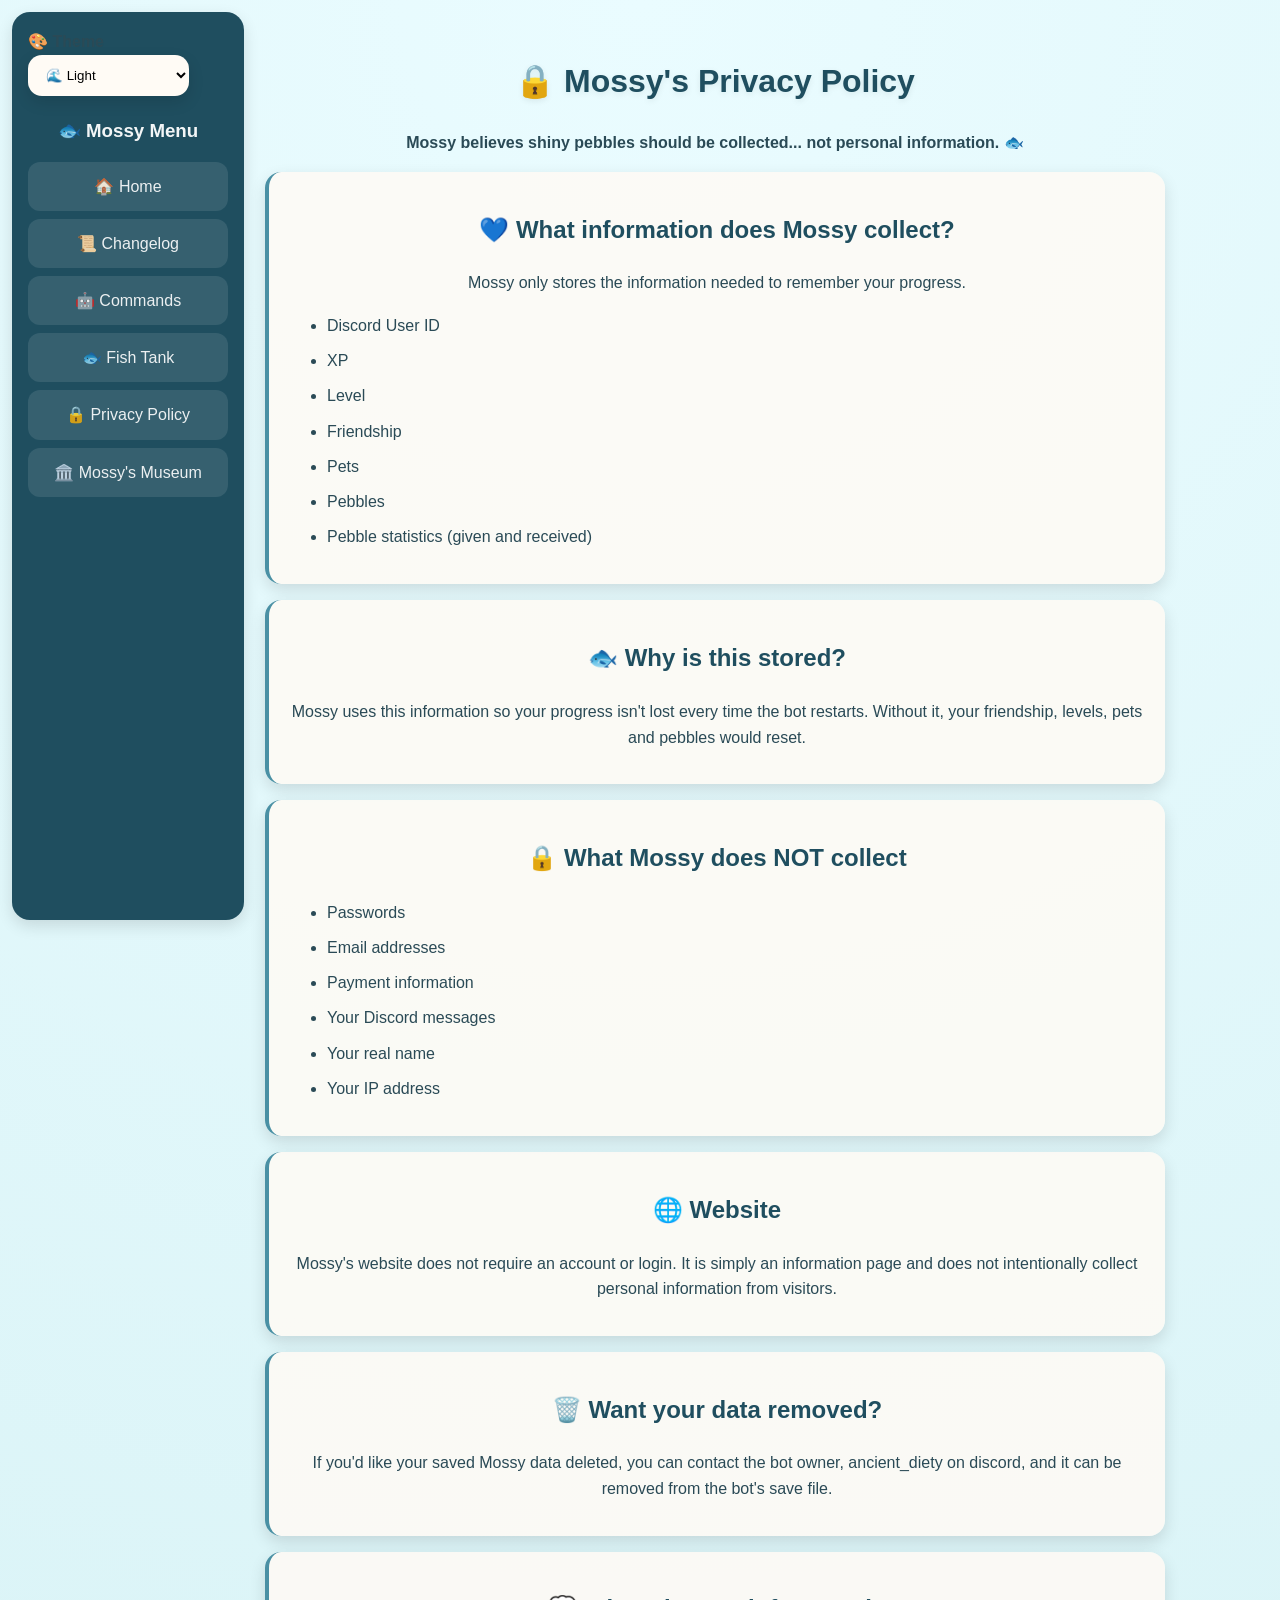
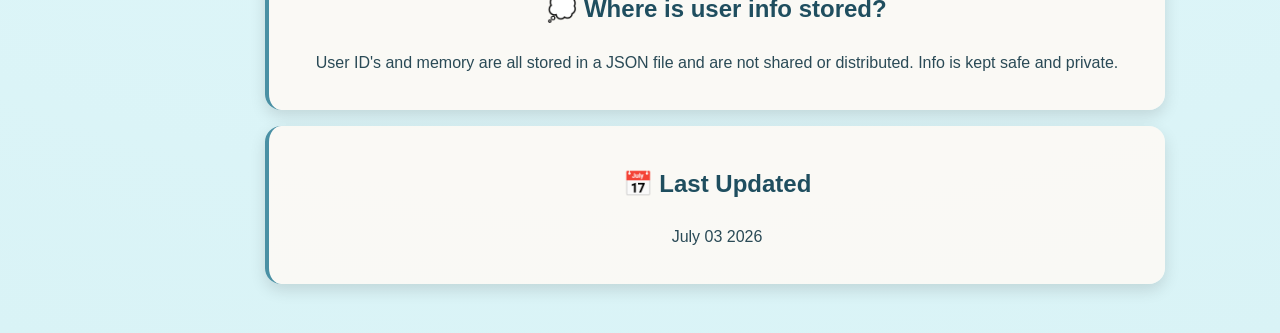
<file: privacy.html>
<!DOCTYPE html>
<html>

<head>

<meta name="viewport" content="width=device-width, initial-scale=1.0">

<title>Mossy's Privacy Policy 🔒</title>

<link rel="icon" type="image/png" href="mossynap.png">

<link rel="stylesheet" href="style.css">
<script defer src="themes.js"></script>

</head>

<body>

    <!-- 🐟 SIDEBAR -->
    <div class="sidebar">
        <label for="theme-selector"><strong>🎨 Theme</strong></label>

<select id="theme-selector">

    <option value="light">🌊 Light</option>

    <option value="dark">🌃 After Hours</option>

    <option value="whimsical">🌸 Whimsical</option>

    <option value="mad-hatter">🎩 Mad Hatter</option>

    <option value="caramel-fudge">🍫 Caramel Fudge</option>

    <option value="nebula">🌌 Nebula</option>

    <option value="mossy">🌿 Mossy</option>

    <option value="rainbow-mist">🌈 Rainbow Mist</option>

    <option value="pebble">🪨 Pebble</option>

    <option value=hyacinth>🪻 Hyacinth</option>

    <option value=goldenHour>🌇 Golden Hour</option>

    <option value=raspberry>🍓 Raspberry</option>

    <option value=sakura>🌸 Sakura Tree</option>

    <option value=almond>🤎 Almond</option>

    <option value=rowan>🍷 Rowan</option>


</select>
        <h3>🐟 Mossy Menu</h3>
        <a href="index.html">🏠 Home</a>
        <a href="changelog.html">📜 Changelog</a>
        <a href="commands.html">🤖 Commands</a>
        <a href="fishtank.html">🐟 Fish Tank</a>
        <a href="privacy.html">🔒 Privacy Policy</a>
        <a href="museum.html">🏛️ Mossy's Museum</a>
    </div>

    <h1>🔒 Mossy's Privacy Policy</h1>

<p><b>Mossy believes shiny pebbles should be collected... not personal information. 🐟</b></p>

<div class="panel">
    <h2>💙 What information does Mossy collect?</h2>
    <p>
        Mossy only stores the information needed to remember your progress.
    </p>

    <ul>
        <li>Discord User ID</li>
        <li>XP</li>
        <li>Level</li>
        <li>Friendship</li>
        <li>Pets</li>
        <li>Pebbles</li>
        <li>Pebble statistics (given and received)</li>
    </ul>
</div>

<div class="panel">
    <h2>🐟 Why is this stored?</h2>

    <p>
        Mossy uses this information so your progress isn't lost every time the bot restarts.
        Without it, your friendship, levels, pets and pebbles would reset.
    </p>
</div>

<div class="panel">
    <h2>🔒 What Mossy does NOT collect</h2>

    <ul>
        <li>Passwords</li>
        <li>Email addresses</li>
        <li>Payment information</li>
        <li>Your Discord messages</li>
        <li>Your real name</li>
        <li>Your IP address</li>
    </ul>
</div>

<div class="panel">
    <h2>🌐 Website</h2>

    <p>
        Mossy's website does not require an account or login.
        It is simply an information page and does not intentionally collect personal information from visitors.
    </p>
</div>

<div class="panel">
    <h2>🗑️ Want your data removed?</h2>

    <p>
        If you'd like your saved Mossy data deleted, you can contact the bot owner, ancient_diety on discord, and it can be removed from the bot's save file.
    </p>
</div>

    <div class="panel">
        <h2>💭 Where is user info stored?</h2>

        <p>
            User ID's and memory are all stored in a JSON file and are not shared or distributed. Info is kept safe and private.
        </p>
    </div>

<div class="panel">
    <h2>📅 Last Updated</h2>

    <p>July 03 2026</p>
</div>

</body>

</html>
</file>
<file: style.css>
:root{
    --bg:#d9f3f6;
    --bg-accent: radial-gradient(circle at top,#eafcff,#d9f3f6);

    --dot-grid:url("data:image/svg+xml;utf8,<svg xmlns='http://www.w3.org/2000/svg' width='24' height='24'><circle cx='12' cy='12' r='1.5' fill='%2374a6b0' fill-opacity='0.22'/></svg>");

    --text:#2a4a56;

    --primary:#1f4e5f;
    --accent:#4a90a4;

    --surface:#FFFBF5;
    --surface-translucent:rgba(255,251,245,.85);

    --bubble-color:rgba(74,144,164,.12);

    --card-shadow:0 6px 16px rgba(0,0,0,.12);
}

body {
    background-color: var(--bg);
    background-image: var(--bg-accent), var(--dot-grid);
    background-repeat: repeat, repeat;
    background-position: center top, 0 0;

    color: var(--text);

    font-family: "Trebuchet MS", "Segoe UI", Arial, sans-serif;

    margin-left: 240px;
    padding: 25px;
    max-width: 900px;
    line-height: 1.7;
}

/* 🐠 HEADERS */
h1,
h2 {
    text-align: center;
    color: var(--primary);
}

h1 {
    color: var(--primary);
    text-shadow: 0 2px 6px rgba(0,0,0,0.08);
    font-weight: 700;
}

p {
    text-align: center;
    color: var(--text);
    line-height: 1.6;
}

h2 {
    color: var(--primary);
    font-weight: 600;
}

hr {
    border: none;
    border-top: 2px solid var(--accent);
    opacity: 0.3;
    margin: 20px 0;
}

/* 🐟 SIDEBAR (DESKTOP - FIXED TANK STYLE) */
.sidebar {
    position: fixed;
    left: 12px;
    top: 12px;
    width: 200px;
    height: calc(100vh - 24px);

    background-color: var(--primary);
    padding: 16px;
    border-radius: 18px;

    box-shadow: var(--card-shadow);
    overflow-y: auto;
}

.sidebar h3 {
    color: rgba(255,255,255,0.95);
    text-align: center;
    margin-bottom: 15px;
    font-weight: 600;
}

#theme-selector-container {
    margin-bottom: 12px;
}

#theme-selector{

    border-radius:14px;

    border:none;

    background:var(--surface);

    box-shadow:var(--card-shadow);

    padding:12px 14px;

}

#theme-selector:hover{

    transform:translateY(-2px);

    box-shadow:
        0 10px 24px rgba(0,0,0,.18);

}

#theme-selector:focus{

    outline:none;

    border:2px solid var(--accent);

}

.sidebar a {
    display: block;
    color: rgba(255,255,255,0.9);
    text-decoration: none;
    margin: 8px 0;
    padding: 11px;
    border-radius: 12px;
    transition: 0.2s;
    text-align: center;
    background-color: rgba(255,255,255,0.1);
    font-weight: 500;
}

.sidebar a:hover {
    background-color: var(--accent);
    color: var(--primary);
    transform: translateX(2px);
}

/* 🧊 PANELS */
.panel {
    background-color: var(--surface-translucent);
    padding: 18px;
    border-radius: 16px;
    margin: 16px 0;
    box-shadow: var(--card-shadow);
    border-left: 4px solid var(--accent);
}

.panel ul {
    color: var(--text);
}

.panel li {
    margin: 8px 0;
}

/* 🧭 GRID */
.grid {
    display: flex;
    gap: 15px;
    flex-wrap: wrap;
}

.card {
    flex: 1;
    min-width: 200px;
    background-color: var(--primary);
    color: #ffffff;
    padding: 16px;
    border-radius: 16px;
    text-decoration: none;
    transition: 0.25s;
    box-shadow: var(--card-shadow);
    text-align: center;
    font-weight: 500;
}

.card:hover {
    transform: translateY(-4px) scale(1.03);
    background-color: var(--accent);
    color: #ffffff;
}

.card p {
    color: rgba(255,255,255,0.9);
    font-size: 0.9em;
    font-weight: 400;
}

/* 🎯 BUTTONS */
button {
    background-color: var(--primary);
    color: #ffffff;
    border: none;
    padding: 12px 20px;
    border-radius: 999px;
    cursor: pointer;
    transition: 0.2s;
    display: block;
    margin: 10px auto;
    box-shadow: var(--card-shadow);
    font-weight: 600;
    font-size: 14px;
}

button:hover {
    background-color: var(--accent);
    transform: scale(1.05);
}

button:active {
    transform: scale(0.98);
}

/* 🫧 BUBBLES */
.bubbles {
    position: fixed;
    inset: 0;
    pointer-events: none;
    overflow: hidden;
}

.bubble {
    position: absolute;
    bottom: -40px;
    font-size: 20px;
    opacity: 0;
    animation: rise var(--speed, 6s) linear infinite;
}

.bubble:nth-child(1) { left: 10%; --speed: 6s; animation-delay: 0s; }
.bubble:nth-child(2) { left: 25%; --speed: 7.5s; animation-delay: 1.2s; }
.bubble:nth-child(3) { left: 55%; --speed: 5.8s; animation-delay: 2.6s; }
.bubble:nth-child(4) { left: 80%; --speed: 7.2s; animation-delay: 3.1s; }
.bubble:nth-child(5) { left: 40%; --speed: 6.6s; animation-delay: 4.4s; }
.bubble:nth-child(6) { left: 70%; --speed: 5.5s; animation-delay: 5.2s; }

@keyframes rise {
    0% { transform: translateY(0); opacity: 0; }
    10% { opacity: 1; }
    100% { transform: translateY(-900px); opacity: 0; }
}

/* 📱 MOBILE FIX */
@media (max-width: 768px) {

    body {
        margin-left: 0;
        padding: 15px;
        max-width: 100%;
    }

    .sidebar {
        position: relative;
        width: auto;
        height: auto;

        margin: 10px;
        padding: 12px;

        border-radius: 18px;

        display: flex;
        flex-direction: column;
        align-items: center;

        box-shadow: var(--card-shadow);
    }

    .sidebar a {
        width: 100%;
        text-align: center;
    }

    .grid {
        flex-direction: column;
    }

    .card {
        min-width: auto;
    }
}

/* 🐟 Fish Tank */

.tank{

    position:relative;
    width:450px;
    max-width:100%;
    margin:30px auto;

}

.bowl{

    width:100%;
    display:block;

}

.mossy{

    position:absolute;

    width:70px;

    left:50%;
    top:50%;

    transform:translate(-50%,-50%);

    transition:
        left 3s ease,
        top 3s ease,
        transform .4s ease;

    animation:bob 3s ease-in-out infinite;

}

@keyframes bob{

    0%,100%{
        transform:translate(-50%,-50%);
    }

    50%{
        transform:translate(-50%,-56%);
    }

}

/* 🐌 Secret Snail */

#snail{

    position:fixed;

    width:45px;

    left:-100px;
    top:-100px;

    opacity:0;

    transition:left .8s ease,
               top .8s ease,
               opacity .5s ease;

    pointer-events:none;

    z-index:999;

}

/* ===========================================
                🌹 ROWAN
=========================================== */

body.theme-rowan{

    background-size:300% 300%,auto;

    animation:rowanGradient 45s ease infinite;

    cursor:default;

}

/* Slow moving background */

@keyframes rowanGradient{

    0%{
        background-position:left top,0 0;
    }

    50%{
        background-position:right top,0 0;
    }

    100%{
        background-position:left top,0 0;
    }

}

/* Vignette */

body.theme-rowan::before{

    content:"";

    position:fixed;

    inset:0;

    pointer-events:none;

    background:
        radial-gradient(
            circle,
            transparent 55%,
            rgba(0,0,0,.38)
        );

    z-index:-1;

}

/* Sidebar */

body.theme-rowan .sidebar{

    background:
        linear-gradient(
            180deg,
            #780000,
            #2A0000
        );

}

/* Glass panels */

body.theme-rowan .panel{

    backdrop-filter:blur(10px);

    border:1px solid rgba(255,255,255,.05);

}

/* Fancy headings */

body.theme-rowan h1,
body.theme-rowan h2{

    font-family:
        Georgia,
        "Times New Roman",
        serif;

    letter-spacing:.05em;

    text-shadow:
        0 0 12px rgba(120,0,0,.25);

}

/* Card glow */

body.theme-rowan .card:hover{

    box-shadow:

        0 0 18px rgba(120,0,0,.45),

        0 0 40px rgba(120,0,0,.18);

}

/* Sidebar underline */

body.theme-rowan .sidebar a{

    position:relative;

}

body.theme-rowan .sidebar a::after{

    content:"";

    position:absolute;

    left:15%;

    bottom:6px;

    width:0;

    height:2px;

    background:#C8C3BE;

    transition:.35s;

}

body.theme-rowan .sidebar a:hover::after{

    width:70%;

}

/* Slightly softer text */

body.theme-rowan{

    text-shadow:
        0 0 2px rgba(255,255,255,.03);

}

@keyframes rowanHeartbeat{

    0%,100%{
        filter:brightness(1);
    }

    50%{
        filter:brightness(1.06);
    }

}

body.theme-rowan .sidebar,
body.theme-rowan button,
body.theme-rowan .card{

    animation:rowanHeartbeat 12s ease-in-out infinite;

}

/* ======================================
        🌹 ROWAN PARTICLES
====================================== */

.rowan-particles{
    display:none;
}

body.theme-rowan .rowan-particles{
    display:block;
    position:fixed;
    inset:0;
    pointer-events:none;
    overflow:hidden;
}

body.theme-rowan .rowan-particles span{
    position:absolute;
    border-radius:50%;
    opacity:.6;
    animation:rowanFloat linear infinite;
}

/* Particle positions */

body.theme-rowan .rowan-particles span:nth-child(1){
    left:12%;
    top:80%;
    animation-duration:17s;
    width:2px;
    height:2px;
    background:#780000;
    box-shadow:0 0 6px #780000;
}

body.theme-rowan .rowan-particles span:nth-child(2){
    left:28%;
    top:45%;
    animation-duration:22s;
    width:4px;
    height:4px;
    background:#8B1010;
    filter:blur(.3px);
    box-shadow:0 0 10px #780000;
}

body.theme-rowan .rowan-particles span:nth-child(3){
    left:70%;
    top:65%;
    animation-duration:18s;
    width:7px;
    height:7px;
    background:#780000;
    box-shadow:0 0 18px #780000;
}

body.theme-rowan .rowan-particles span:nth-child(4){
    left:82%;
    top:22%;
    animation-duration:25s;
    width:3px;
    height:3px;
    background:#A32020;
    box-shadow:0 0 8px #A32020;
}

body.theme-rowan .rowan-particles span:nth-child(5){
    left:40%;
    top:12%;
    animation-duration:20s;
    width:5px;
    height:5px;
    background:#780000;
    box-shadow:0 0 14px #780000;
}

body.theme-rowan .rowan-particles span:nth-child(6){
    left:55%;
    top:88%;
    animation-duration:23s;
    width:2px;
    height:2px;
    background:#A32020;
    box-shadow:0 0 6px #A32020;
}

body.theme-rowan .rowan-particles span:nth-child(7){
    left:90%;
    top:50%;
    animation-duration:19s;
    width:6px;
    height:6px;
    background:#8B1010;
    filter:blur(.5px);
    box-shadow:0 0 16px #780000;
}

body.theme-rowan .rowan-particles span:nth-child(8){
    left:18%;
    top:35%;
    animation-duration:21s;
    width:3px;
    height:3px;
    background:#780000;
    box-shadow:0 0 8px #780000;
}

body.theme-rowan .rowan-particles span:nth-child(9){
    left:8%;
    top:60%;
    animation-duration:24s;
    width:5px;
    height:5px;
    background:#6A0000;
    filter:blur(.4px);
    box-shadow:0 0 14px #780000;
}

body.theme-rowan .rowan-particles span:nth-child(10){
    left:63%;
    top:15%;
    animation-duration:26s;
    width:2px;
    height:2px;
    background:#A32020;
    box-shadow:0 0 7px #A32020;
}

body.theme-rowan .rowan-particles span:nth-child(11){
    left:35%;
    top:70%;
    animation-duration:18s;
    width:6px;
    height:6px;
    background:#7C0505;
    filter:blur(.2px);
    box-shadow:0 0 16px #780000;
}

body.theme-rowan .rowan-particles span:nth-child(12){
    left:76%;
    top:40%;
    animation-duration:28s;
    width:3px;
    height:3px;
    background:#8B1010;
    box-shadow:0 0 9px #8B1010;
}

@keyframes rowanFloat{

    0%{
        transform:translate(0,0) scale(.8);
        opacity:0;
    }

    15%{
        opacity:.8;
    }

    50%{
        transform:translate(25px,-120px) scale(1);
        opacity:.6;
    }

    100%{
        transform:translate(-15px,-260px) scale(.7);
        opacity:0;
    }

}

body.theme-rowan .bubbles{
    display:none;
}

/* ======================================
        🌸 SAKURA PETALS
====================================== */

.sakura-petals{
    display:none;
}

body.theme-sakura .sakura-petals{
    display:block;
    position:fixed;
    inset:0;
    pointer-events:none;
    overflow:hidden;
    z-index:1;
}

body.theme-sakura .bubbles{
    display:none;
}

body.theme-sakura .sakura-petals span{
    position:absolute;
    top:-60px;
    font-size:22px;
    opacity:.9;
    filter:drop-shadow(0 0 6px rgba(236,156,157,.35));
    animation:sakuraFall linear infinite;
}

/* Positions */

body.theme-sakura .sakura-petals span:nth-child(1){left:5%; animation: sakuraFall 14s linear infinite; animation-delay:-1s;}
body.theme-sakura .sakura-petals span:nth-child(2){left:14%; animation: sakuraFall 17s linear infinite; animation-delay:-6s; font-size:18px;}
body.theme-sakura .sakura-petals span:nth-child(3){left:23%; animation: sakuraFall 15s linear infinite; animation-delay:-9s;}
body.theme-sakura .sakura-petals span:nth-child(4){left:32%; animation: sakuraFall 19s linear infinite; animation-delay:-2s; font-size:28px;}
body.theme-sakura .sakura-petals span:nth-child(5){left:42%; animation: sakuraFall 16s linear infinite; animation-delay:-11s;}
body.theme-sakura .sakura-petals span:nth-child(6){left:51%; animation: sakuraFall 20s linear infinite; animation-delay:-8s;}
body.theme-sakura .sakura-petals span:nth-child(7){left:60%; animation: sakuraFall 15s linear infinite; animation-delay:-4s; font-size:18px;}
body.theme-sakura .sakura-petals span:nth-child(8){left:69%; animation: sakuraFall 21s linear infinite; animation-delay:-13s;}
body.theme-sakura .sakura-petals span:nth-child(9){left:78%; animation: sakuraFall 17s linear infinite; animation-delay:-5s; font-size:26px;}
body.theme-sakura .sakura-petals span:nth-child(10){left:86%; animation: sakuraFall 22s linear infinite; animation-delay:-15s;}
body.theme-sakura .sakura-petals span:nth-child(11){left:94%; animation: sakuraFall 18s linear infinite; animation-delay:-7s; font-size:30px;}
body.theme-sakura .sakura-petals span:nth-child(12){left:49%; animation: sakuraFall 16s linear infinite; animation-delay:-10s;}

@keyframes sakuraFall{

    0%{
        transform:translateY(-80px) translateX(0) rotate(0deg);
        opacity:0;
    }

    10%{
        opacity:1;
    }

    25%{
        transform:translateY(25vh) translateX(25px) rotate(90deg);
    }

    50%{
        transform:translateY(50vh) translateX(-20px) rotate(180deg);
    }

    75%{
        transform:translateY(75vh) translateX(20px) rotate(270deg);
    }

    100%{
        transform:translateY(calc(100vh + 100px)) translateX(-25px) rotate(360deg);
        opacity:0;
    }

}

/* ======================================
        🎩 MAD HATTER PARTICLES
====================================== */

.mad-hatter-particles{
    display:none;
}

body.theme-mad-hatter .mad-hatter-particles{
    display:block;
    position:fixed;
    inset:0;
    pointer-events:none;
    overflow:hidden;
    z-index:1;
}

body.theme-mad-hatter .bubbles{
    display:none;
}

body.theme-mad-hatter .mad-hatter-particles span{

    position:absolute;
    top:-80px;

    font-size:18px;

    opacity:.9;

    animation:cardFall linear infinite;

}

/* Positions */

body.theme-mad-hatter .mad-hatter-particles span:nth-child(1){left:4%;animation-duration:14s;animation-delay:-2s;}
body.theme-mad-hatter .mad-hatter-particles span:nth-child(2){left:10%;animation-duration:18s;animation-delay:-7s;}
body.theme-mad-hatter .mad-hatter-particles span:nth-child(3){left:17%;animation-duration:16s;animation-delay:-5s;}
body.theme-mad-hatter .mad-hatter-particles span:nth-child(4){left:24%;animation-duration:20s;animation-delay:-10s;}
body.theme-mad-hatter .mad-hatter-particles span:nth-child(5){left:31%;animation-duration:17s;animation-delay:-3s;}
body.theme-mad-hatter .mad-hatter-particles span:nth-child(6){left:38%;animation-duration:15s;animation-delay:-11s;}
body.theme-mad-hatter .mad-hatter-particles span:nth-child(7){left:45%;animation-duration:22s;animation-delay:-6s;}
body.theme-mad-hatter .mad-hatter-particles span:nth-child(8){left:52%;animation-duration:16s;animation-delay:-13s;}
body.theme-mad-hatter .mad-hatter-particles span:nth-child(9){left:59%;animation-duration:19s;animation-delay:-8s;}
body.theme-mad-hatter .mad-hatter-particles span:nth-child(10){left:66%;animation-duration:14s;animation-delay:-4s;}
body.theme-mad-hatter .mad-hatter-particles span:nth-child(11){left:73%;animation-duration:20s;animation-delay:-12s;}
body.theme-mad-hatter .mad-hatter-particles span:nth-child(12){left:80%;animation-duration:17s;animation-delay:-5s;}
body.theme-mad-hatter .mad-hatter-particles span:nth-child(13){left:86%;animation-duration:18s;animation-delay:-9s;}
body.theme-mad-hatter .mad-hatter-particles span:nth-child(14){left:92%;animation-duration:16s;animation-delay:-2s;}
body.theme-mad-hatter .mad-hatter-particles span:nth-child(15){left:48%;animation-duration:24s;animation-delay:-15s;}
body.theme-mad-hatter .mad-hatter-particles span:nth-child(16){left:7%;animation-duration:18s;animation-delay:-4s;}
body.theme-mad-hatter .mad-hatter-particles span:nth-child(17){left:27%;animation-duration:15s;animation-delay:-8s;}
body.theme-mad-hatter .mad-hatter-particles span:nth-child(18){left:58%;animation-duration:20s;animation-delay:-6s;}
body.theme-mad-hatter .mad-hatter-particles span:nth-child(19){left:76%;animation-duration:17s;animation-delay:-10s;}
body.theme-mad-hatter .mad-hatter-particles span:nth-child(20){left:35%;animation-duration:13s;animation-delay:-1s;}
body.theme-mad-hatter .mad-hatter-particles span:nth-child(21){left:90%;animation-duration:23s;animation-delay:-12s;}

/* Jokers */

body.theme-mad-hatter .mad-hatter-particles span:nth-child(1),
body.theme-mad-hatter .mad-hatter-particles span:nth-child(10),
body.theme-mad-hatter .mad-hatter-particles span:nth-child(20){

    font-size:28px;

}

/* Hats */

body.theme-mad-hatter .mad-hatter-particles span:nth-child(15),
body.theme-mad-hatter .mad-hatter-particles span:nth-child(21){

    font-size:24px;

}

/* Some cards tumble backwards */

body.theme-mad-hatter .mad-hatter-particles span:nth-child(6),
body.theme-mad-hatter .mad-hatter-particles span:nth-child(13),
body.theme-mad-hatter .mad-hatter-particles span:nth-child(18){

    animation-direction:reverse;

}

/* Animation */

@keyframes cardFall{

    0%{

        transform:
            translateY(-80px)
            translateX(0px)
            rotate(0deg)
            scale(.9);

        opacity:0;

    }

    10%{

        opacity:.95;

    }

    25%{

        transform:
            translateY(25vh)
            translateX(22px)
            rotate(180deg)
            scale(1);

    }

    50%{

        transform:
            translateY(50vh)
            translateX(-18px)
            rotate(360deg)
            scale(.95);

    }

    75%{

        transform:
            translateY(75vh)
            translateX(25px)
            rotate(540deg)
            scale(1.05);

    }

    100%{

        transform:
            translateY(calc(100vh + 120px))
            translateX(-25px)
            rotate(720deg)
            scale(.9);

        opacity:0;

    }

}

/* ======================================
        🍃 MOSSY LEAVES
====================================== */

.mossy-leaves{
    display:none;
}

body.theme-mossy .mossy-leaves{
    display:block;
    position:fixed;
    inset:0;
    pointer-events:none;
    overflow:hidden;
    z-index:1;
}

body.theme-mossy .bubbles{
    display:none;
}

body.theme-mossy .mossy-leaves span{

    position:absolute;

    top:-80px;

    font-size:20px;

    opacity:.9;

    animation:leafFall linear infinite;

}

/* Positions */

body.theme-mossy .mossy-leaves span:nth-child(1){left:4%;animation-duration:20s;animation-delay:-2s;}
body.theme-mossy .mossy-leaves span:nth-child(2){left:12%;animation-duration:26s;animation-delay:-8s;}
body.theme-mossy .mossy-leaves span:nth-child(3){left:20%;animation-duration:23s;animation-delay:-4s;}
body.theme-mossy .mossy-leaves span:nth-child(4){left:29%;animation-duration:28s;animation-delay:-10s;}
body.theme-mossy .mossy-leaves span:nth-child(5){left:39%;animation-duration:22s;animation-delay:-6s;}
body.theme-mossy .mossy-leaves span:nth-child(6){left:48%;animation-duration:27s;animation-delay:-12s;}
body.theme-mossy .mossy-leaves span:nth-child(7){left:58%;animation-duration:24s;animation-delay:-9s;}
body.theme-mossy .mossy-leaves span:nth-child(8){left:66%;animation-duration:30s;animation-delay:-5s;}
body.theme-mossy .mossy-leaves span:nth-child(9){left:74%;animation-duration:25s;animation-delay:-13s;}
body.theme-mossy .mossy-leaves span:nth-child(10){left:82%;animation-duration:29s;animation-delay:-3s;}
body.theme-mossy .mossy-leaves span:nth-child(11){left:90%;animation-duration:26s;animation-delay:-11s;}
body.theme-mossy .mossy-leaves span:nth-child(12){left:97%;animation-duration:22s;animation-delay:-7s;}

/* Different sizes */

body.theme-mossy .mossy-leaves span:nth-child(2),
body.theme-mossy .mossy-leaves span:nth-child(8){

    font-size:26px;

}

body.theme-mossy .mossy-leaves span:nth-child(5),
body.theme-mossy .mossy-leaves span:nth-child(11){

    font-size:16px;

}

@keyframes leafFall{

    0%{

        transform:
            translateY(-80px)
            translateX(0px)
            rotate(-15deg);

        opacity:0;

    }

    10%{

        opacity:.9;

    }

    20%{

        transform:
            translateY(20vh)
            translateX(18px)
            rotate(12deg);

    }

    40%{

        transform:
            translateY(40vh)
            translateX(-15px)
            rotate(-8deg);

    }

    60%{

        transform:
            translateY(60vh)
            translateX(22px)
            rotate(18deg);

    }

    80%{

        transform:
            translateY(80vh)
            translateX(-18px)
            rotate(-12deg);

    }

    100%{

        transform:
            translateY(calc(100vh + 100px))
            translateX(12px)
            rotate(10deg);

        opacity:0;

    }

}

body.theme-mossy .mossy-leaves span:nth-child(8),
body.theme-mossy .mossy-leaves span:nth-child(11){

    animation-duration:34s;

}
</file>
<file: museum.css>
.museumGrid{

    display:grid;

    grid-template-columns:repeat(auto-fit,minmax(220px,1fr));

    gap:20px;

    margin-top:30px;

}

.museumCard{

    background:var(--surface);

    border-radius:18px;

    padding:18px;

    text-align:center;

    box-shadow:var(--card-shadow);

    transition:.25s;

    border: 1px solid rgba(31,78,95,0.04);

}

.museumCard:hover{

    transform:translateY(-5px);

}

.museumCard img{

    width:90px;

    height:90px;

    object-fit:contain;

}

.description{

    font-style:italic;

    color:var(--muted, #557b88);

}

/* Layout and image fixes: center images, prevent distortion, spacing */
.museumCard{
    display: flex;
    flex-direction: column;
    align-items: center;
}
.museumCard img{
    display: block;
    width: 90px;
    height: 90px;
    object-fit: contain;
    margin-bottom: 12px;
}
</file>
